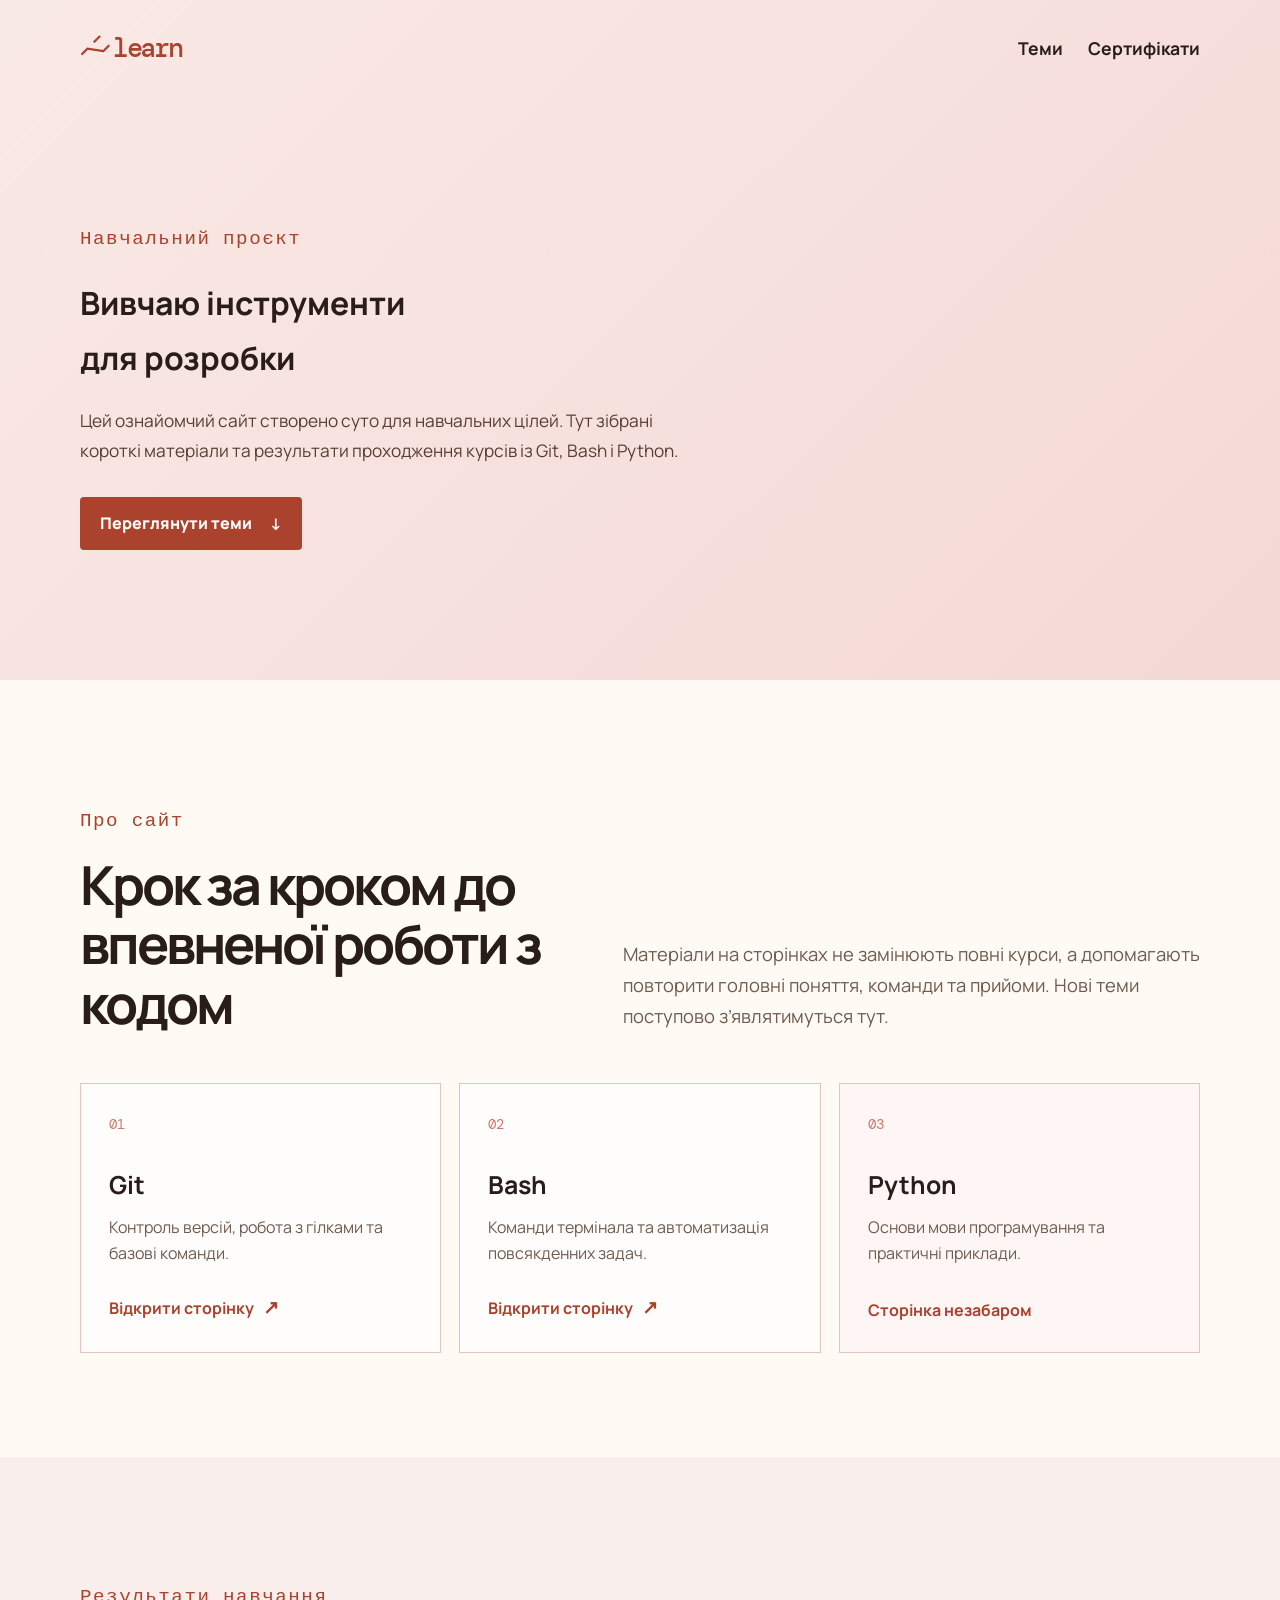
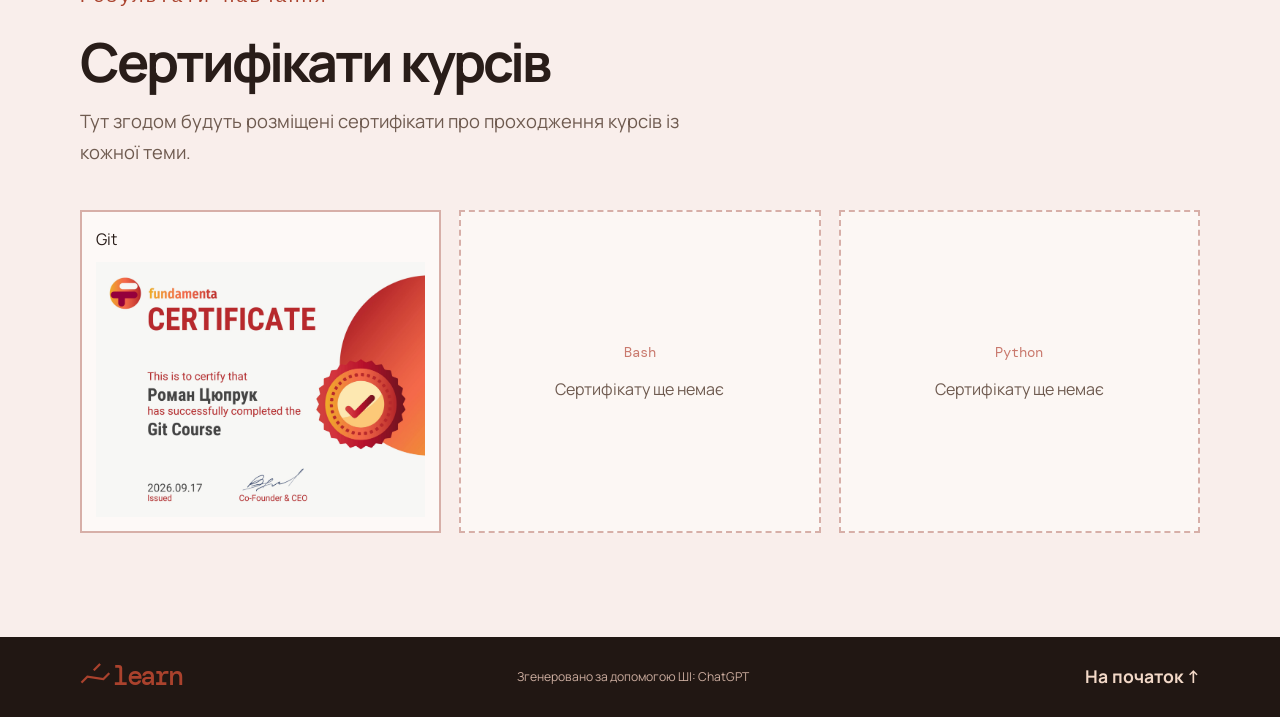
<file: index.html>
<!doctype html>
<html lang="uk">
  <head>
    <meta charset="UTF-8" />
    <meta name="viewport" content="width=device-width, initial-scale=1.0" />
    <meta
      name="description"
      content="Навчальний сайт для знайомства з Git, Bash і Python."
    />
    <title>Навчальний проєкт</title>
    <link rel="preconnect" href="https://fonts.googleapis.com" />
    <link rel="preconnect" href="https://fonts.gstatic.com" crossorigin />
    <link
      href="https://fonts.googleapis.com/css2?family=DM+Mono:wght@400;500&family=Manrope:wght@400;500;600;700;800&display=swap"
      rel="stylesheet"
    />
    <link rel="stylesheet" href="styles.css" />
  </head>
  <body>
    <header class="home-hero" id="top">
      <nav class="nav container" aria-label="Основна навігація">
        <a class="brand" href="index.html"
          ><span class="branch-mark" aria-hidden="true">⌥</span>learn</a
        >
        <div class="nav-links">
          <a href="#topics">Теми</a>
          <a href="#certificates">Сертифікати</a>
        </div>
      </nav>
      <div class="container home-hero-content">
        <p class="eyebrow">Навчальний проєкт</p>
        <h1>Вивчаю інструменти<br />для розробки</h1>
        <p class="lead">
          Цей ознайомчий сайт створено суто для навчальних цілей. Тут зібрані
          короткі матеріали та результати проходження курсів із Git, Bash і
          Python.
        </p>
        <a class="button" href="#topics"
          >Переглянути теми <span aria-hidden="true">↓</span></a
        >
      </div>
    </header>
    <main>
      <section class="section container" id="topics">
        <div class="home-intro">
          <div>
            <p class="eyebrow">Про сайт</p>
            <h2>Крок за кроком до впевненої роботи з кодом</h2>
          </div>
          <p>
            Матеріали на сторінках не замінюють повні курси, а допомагають
            повторити головні поняття, команди та прийоми. Нові теми поступово
            з’являтимуться тут.
          </p>
        </div>
        <div class="topic-grid">
          <a class="topic-card available" href="git_page.html"
            ><span>01</span>
            <h3>Git</h3>
            <p>Контроль версій, робота з гілками та базові команди.</p>
            <strong>Відкрити сторінку <em>↗</em></strong></a
          >
          <a class="topic-card available" href="bash_page.html">
            <span>02</span>
            <h3>Bash</h3>
            <p>Команди термінала та автоматизація повсякденних задач.</p>
            <strong>Відкрити сторінку <em>↗</em></strong>
          </a>
          <article class="topic-card pending">
            <span>03</span>
            <h3>Python</h3>
            <p>Основи мови програмування та практичні приклади.</p>
            <strong>Сторінка незабаром</strong>
          </article>
        </div>
      </section>
      <section class="section certificates" id="certificates">
        <div class="container">
          <p class="eyebrow">Результати навчання</p>
          <h2>Сертифікати курсів</h2>
          <p class="certificate-lead">
            Тут згодом будуть розміщені сертифікати про проходження курсів із
            кожної теми.
          </p>
          <div class="certificate-grid">
            <article class="certificate-card certificate-ready">
              <span>Git</span>
              <img
                class="certificate-image"
                src="assets/git-certificate.png"
                alt="Сертифікат про проходження курсу Git"
              />
            </article>
            <article class="certificate-placeholder">
              <span>Bash</span>
              <p>Сертифікату ще немає</p>
            </article>
            <article class="certificate-placeholder">
              <span>Python</span>
              <p>Сертифікату ще немає</p>
            </article>
          </div>
        </div>
      </section>
    </main>
    <footer>
      <div class="container">
        <span class="brand"
          ><span class="branch-mark" aria-hidden="true">⌥</span>learn</span
        ><span>Згенеровано за допомогою ШІ: ChatGPT</span
        ><a href="#top">На початок ↑</a>
      </div>
    </footer>
  </body>
</html>
</file>
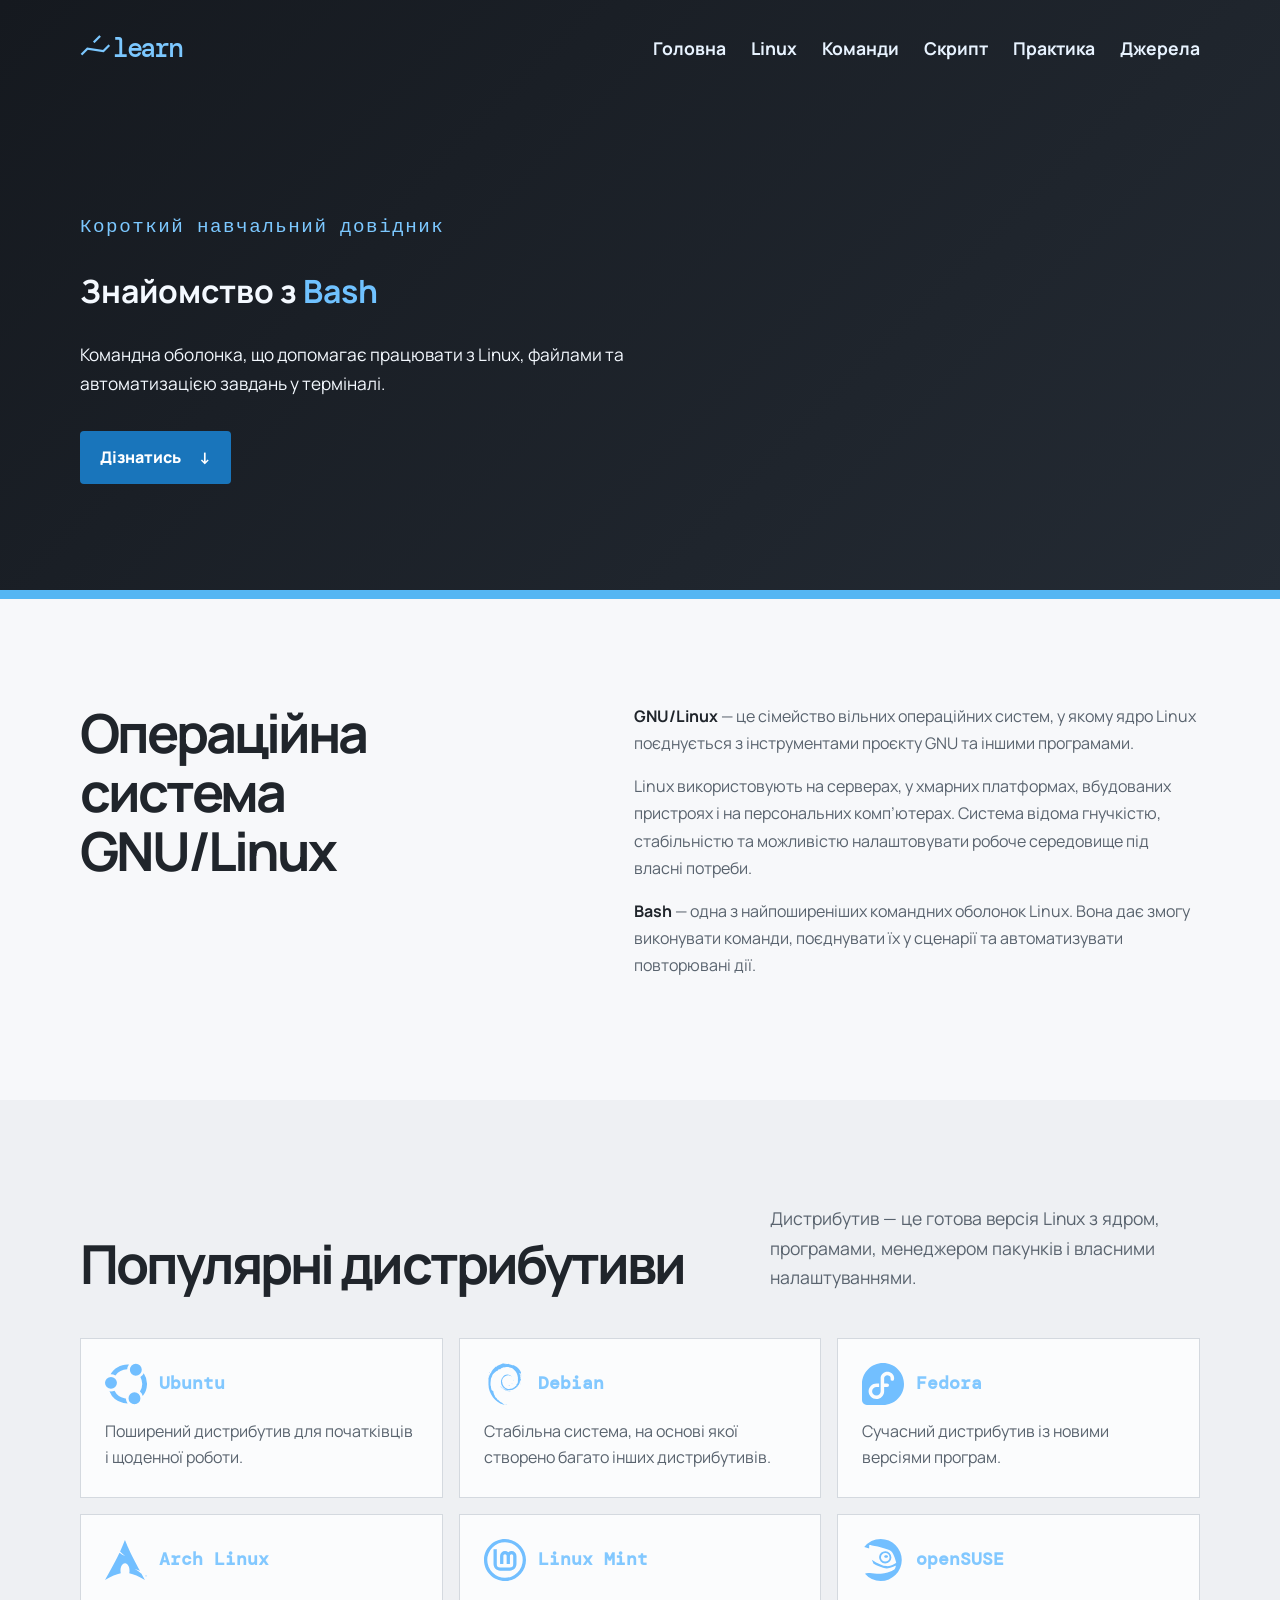
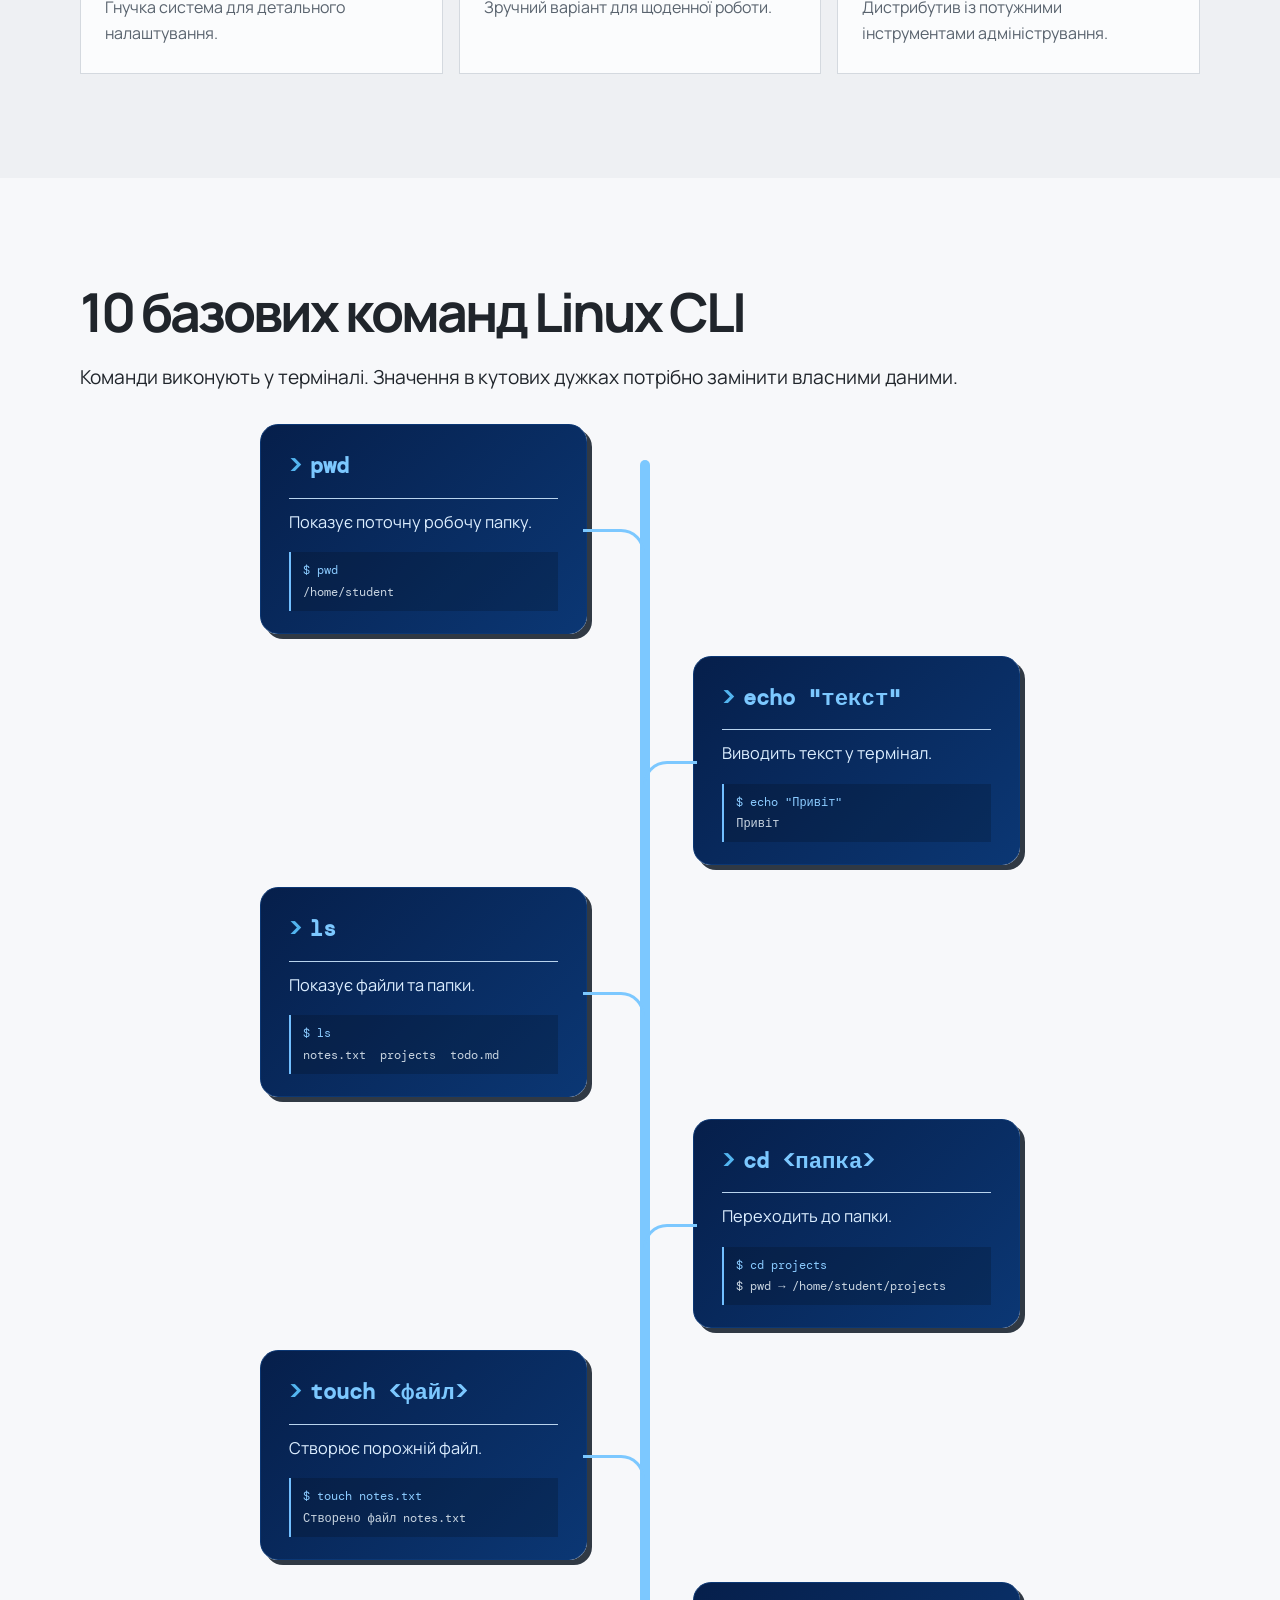
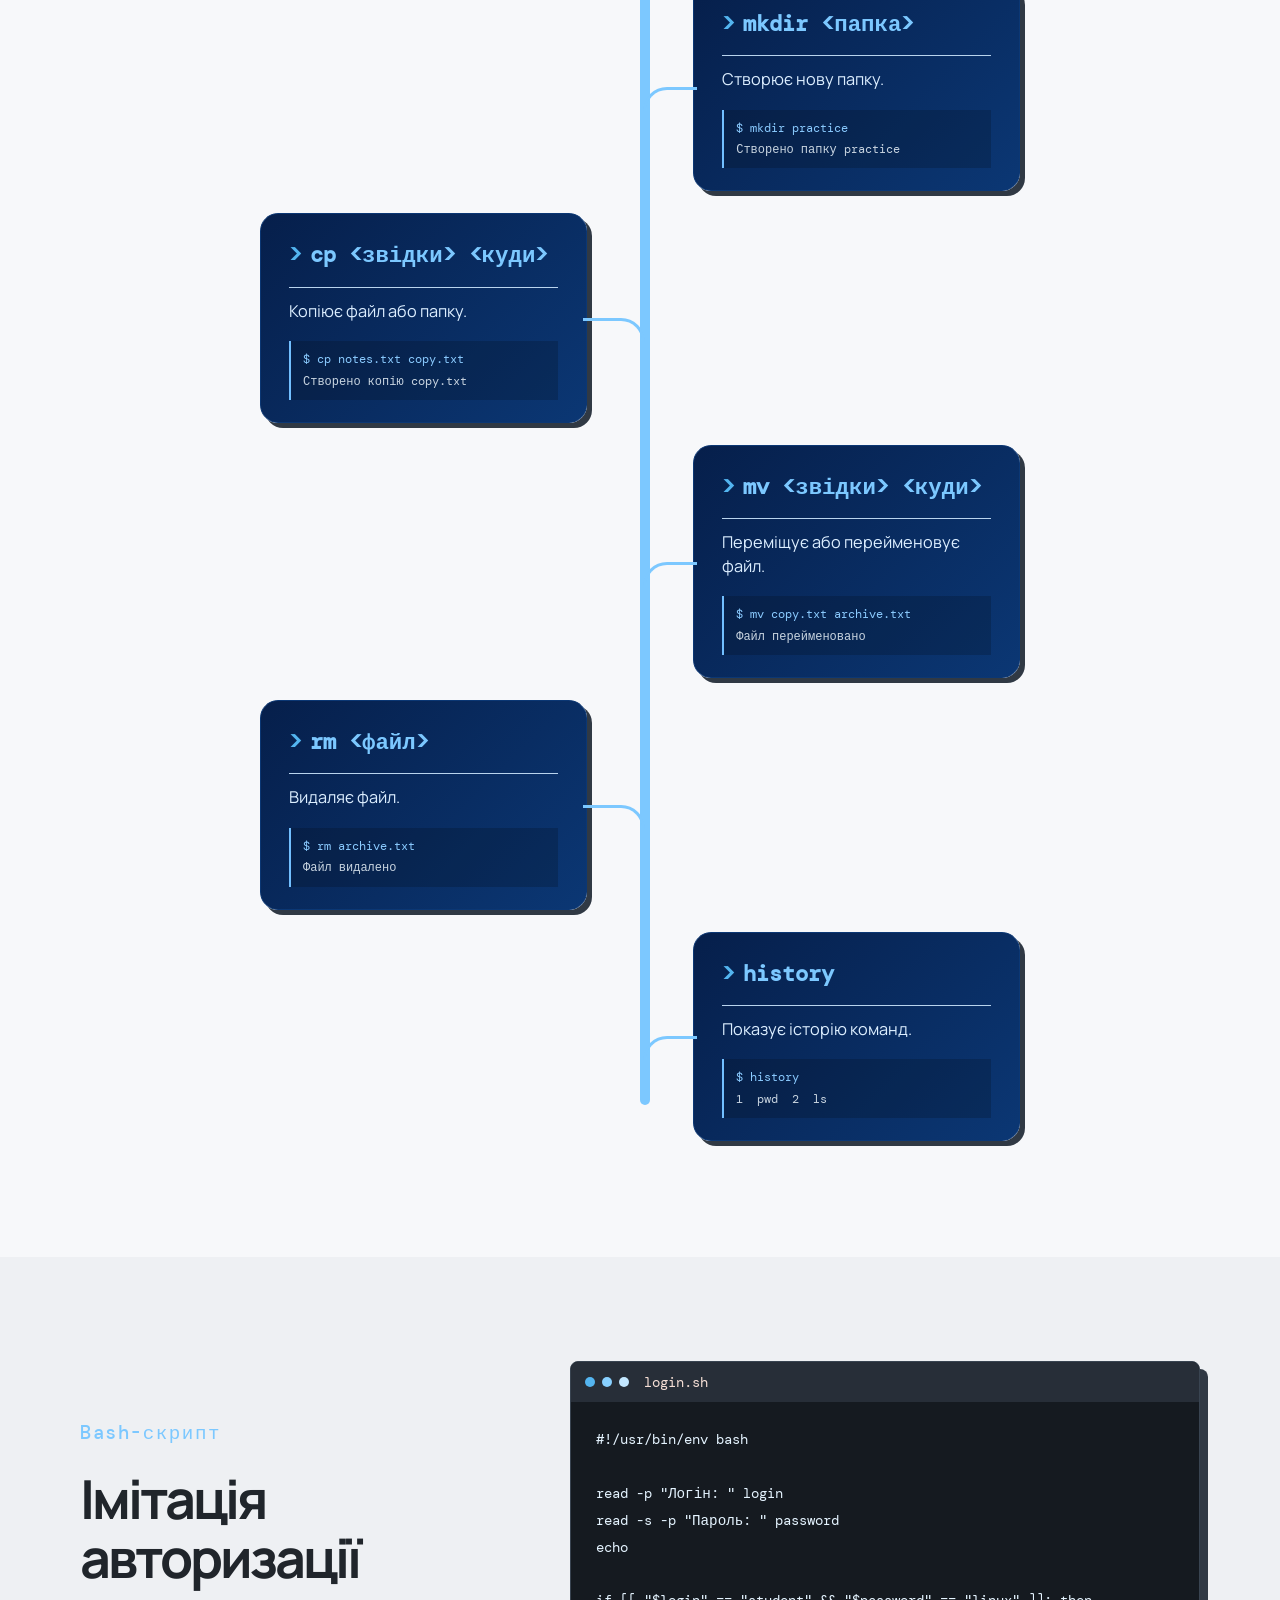
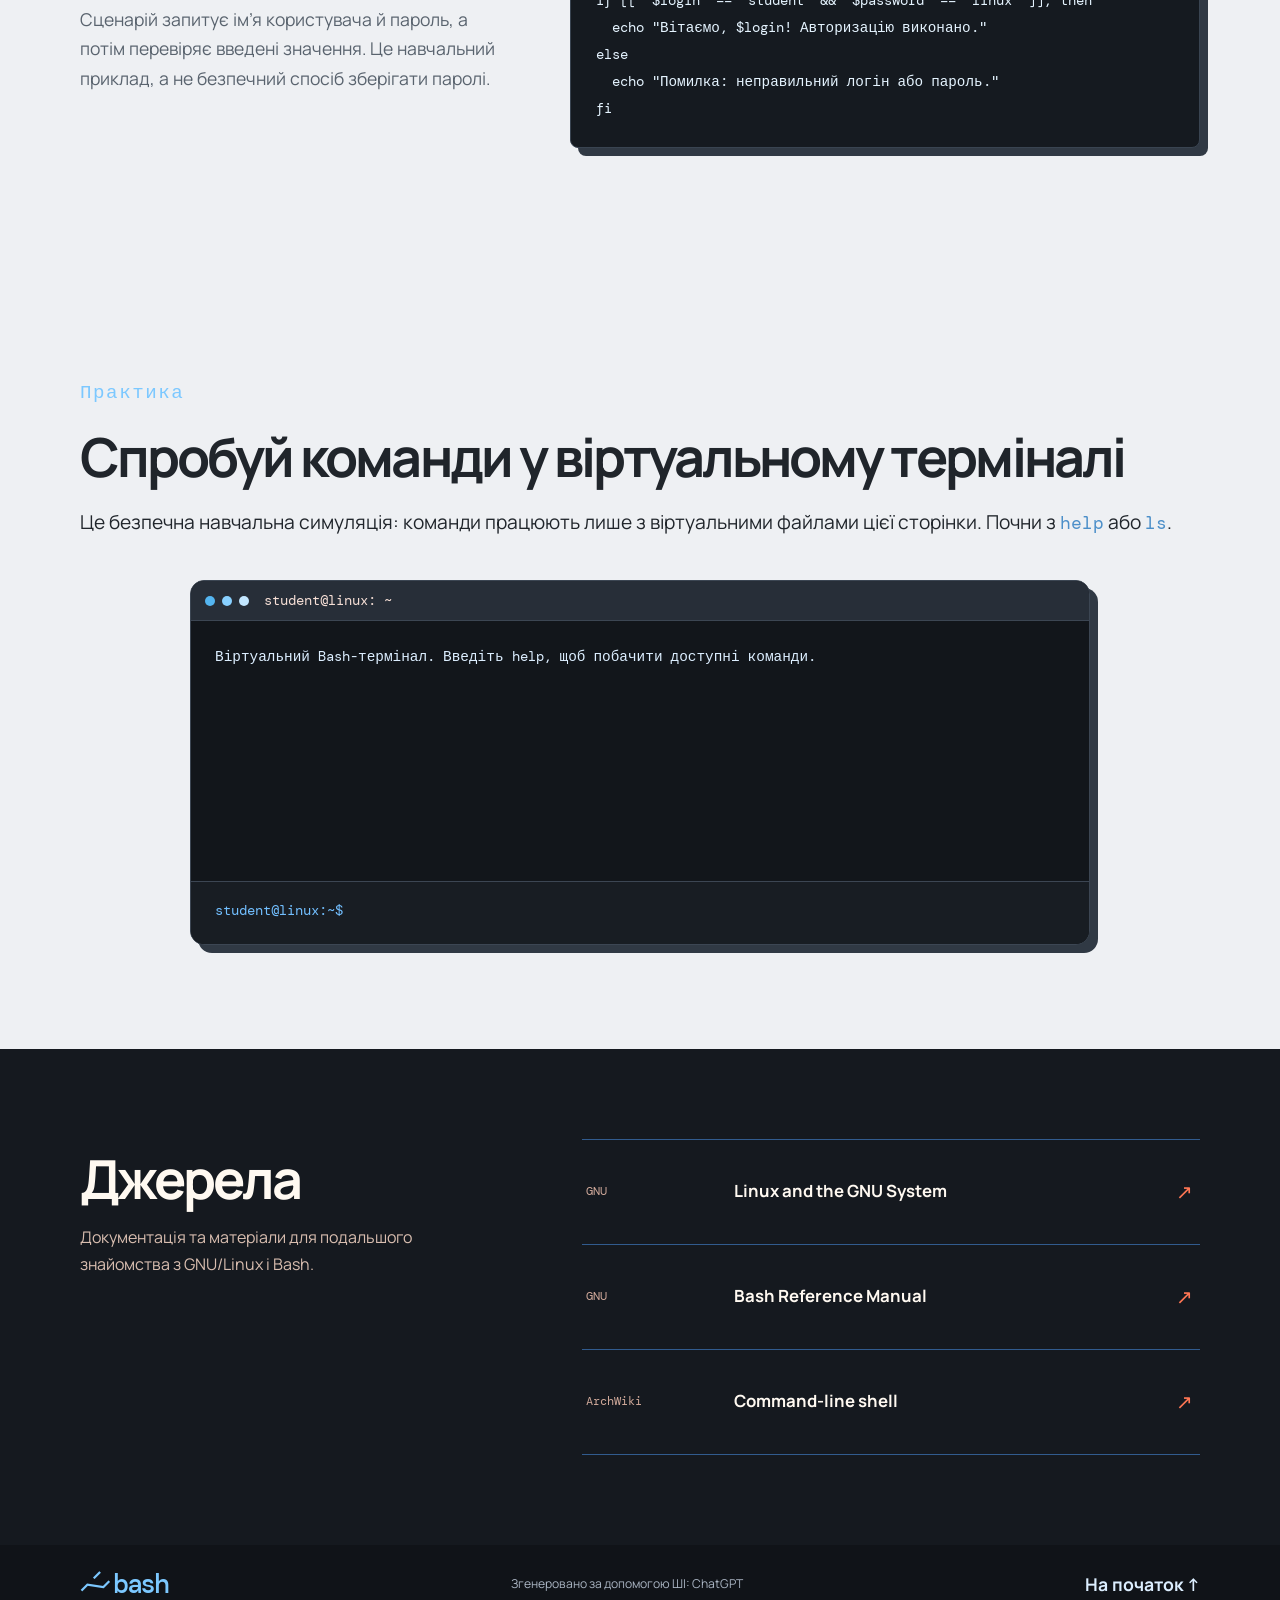
<file: bash_page.html>
<!doctype html>
<html lang="uk">
  <head>
    <meta charset="UTF-8" />
    <meta name="viewport" content="width=device-width, initial-scale=1.0" />
    <meta
      name="description"
      content="Ознайомлення з GNU/Linux, Bash та базовими командами Linux CLI."
    />
    <title>Знайомство з Bash і Linux</title>
    <link rel="preconnect" href="https://fonts.googleapis.com" />
    <link rel="preconnect" href="https://fonts.gstatic.com" crossorigin />
    <link
      href="https://fonts.googleapis.com/css2?family=DM+Mono:wght@400;500&family=Manrope:wght@400;500;600;700;800&display=swap"
      rel="stylesheet"
    />
    <link rel="stylesheet" href="styles.css" />
  </head>
  <body class="bash-theme">
    <header class="bash-hero" id="top">
      <nav class="nav container" aria-label="Основна навігація">
        <a class="brand" href="index.html" aria-label="На головну сторінку"
          ><span class="branch-mark" aria-hidden="true">⌥</span>learn</a
        >
        <div class="nav-links">
          <a href="index.html">Головна</a><a href="#linux">Linux</a
          ><a href="#commands">Команди</a><a href="#script">Скрипт</a
          ><a href="#practice">Практика</a
          ><a href="#sources">Джерела</a>
        </div>
      </nav>
      <div class="container bash-hero-content">
        <p class="eyebrow">Короткий навчальний довідник</p>
        <h1>Знайомство з <span>Bash</span></h1>
        <p class="lead">
          Командна оболонка, що допомагає працювати з Linux, файлами та
          автоматизацією завдань у терміналі.
        </p>
        <a class="button" href="#linux"
          >Дізнатись <span aria-hidden="true">↓</span></a
        >
      </div>
      <div class="hero-line" aria-hidden="true"></div>
    </header>
    <main>
      <section class="section container" id="linux">
        <div class="two-column">
          <div><h2>Операційна система GNU/Linux</h2></div>
          <div class="prose">
            <p>
              <strong>GNU/Linux</strong> — це сімейство вільних операційних
              систем, у якому ядро Linux поєднується з інструментами проєкту GNU
              та іншими програмами.
            </p>
            <p>
              Linux використовують на серверах, у хмарних платформах, вбудованих
              пристроях і на персональних комп’ютерах. Система відома гнучкістю,
              стабільністю та можливістю налаштовувати робоче середовище під
              власні потреби.
            </p>
            <p>
              <strong>Bash</strong> — одна з найпоширеніших командних оболонок
              Linux. Вона дає змогу виконувати команди, поєднувати їх у сценарії
              та автоматизувати повторювані дії.
            </p>
          </div>
        </div>
      </section>
      <section class="section tinted" id="distributions">
        <div class="container">
          <div class="section-heading">
            <h2>Популярні дистрибутиви</h2>
            <p>
              Дистрибутив — це готова версія Linux з ядром, програмами,
              менеджером пакунків і власними налаштуваннями.
            </p>
          </div>
          <div class="distro-grid">
            <article>
              <div class="distro-card-header">
                <img class="distro-logo" src="assets/distro-logos/ubuntu.svg" alt="" />
                <b>Ubuntu</b>
              </div>
              <p>Поширений дистрибутив для початківців і щоденної роботи.</p>
            </article>
            <article>
              <div class="distro-card-header">
                <img class="distro-logo" src="assets/distro-logos/debian.svg" alt="" />
                <b>Debian</b>
              </div>
              <p>
                Стабільна система, на основі якої створено багато інших
                дистрибутивів.
              </p>
            </article>
            <article>
              <div class="distro-card-header">
                <img class="distro-logo" src="assets/distro-logos/fedora.svg" alt="" />
                <b>Fedora</b>
              </div>
              <p>Сучасний дистрибутив із новими версіями програм.</p>
            </article>
            <article>
              <div class="distro-card-header">
                <img class="distro-logo" src="assets/distro-logos/archlinux.svg" alt="" />
                <b>Arch Linux</b>
              </div>
              <p>Гнучка система для детального налаштування.</p>
            </article>
            <article>
              <div class="distro-card-header">
                <img class="distro-logo" src="assets/distro-logos/linuxmint.svg" alt="" />
                <b>Linux Mint</b>
              </div>
              <p>Зручний варіант для щоденної роботи.</p>
            </article>
            <article>
              <div class="distro-card-header">
                <img class="distro-logo" src="assets/distro-logos/opensuse.svg" alt="" />
                <b>openSUSE</b>
              </div>
              <p>Дистрибутив із потужними інструментами адміністрування.</p>
            </article>
          </div>
        </div>
      </section>
      <section class="section container" id="commands">
        <div class="section-heading-narrow">
          <h2>10 базових команд Linux CLI</h2>
          <p>
            Команди виконують у терміналі. Значення в кутових дужках потрібно
            замінити власними даними.
          </p>
        </div>
        <div class="cli-grid">
          <article>
            <code>pwd</code>
            <p>Показує поточну робочу папку.</p>
            <div class="command-example"><span>$ pwd</span><span>/home/student</span></div>
          </article>
          <article>
            <code>echo "текст"</code>
            <p>Виводить текст у термінал.</p>
            <div class="command-example"><span>$ echo "Привіт"</span><span>Привіт</span></div>
          </article>
          <article>
            <code>ls</code>
            <p>Показує файли та папки.</p>
            <div class="command-example"><span>$ ls</span><span>notes.txt&nbsp; projects&nbsp; todo.md</span></div>
          </article>
          <article>
            <code>cd &lt;папка&gt;</code>
            <p>Переходить до папки.</p>
            <div class="command-example"><span>$ cd projects</span><span>$ pwd → /home/student/projects</span></div>
          </article>
          <article>
            <code>touch &lt;файл&gt;</code>
            <p>Створює порожній файл.</p>
            <div class="command-example"><span>$ touch notes.txt</span><span>Створено файл notes.txt</span></div>
          </article>
          <article>
            <code>mkdir &lt;папка&gt;</code>
            <p>Створює нову папку.</p>
            <div class="command-example"><span>$ mkdir practice</span><span>Створено папку practice</span></div>
          </article>
          <article>
            <code>cp &lt;звідки&gt; &lt;куди&gt;</code>
            <p>Копіює файл або папку.</p>
            <div class="command-example"><span>$ cp notes.txt copy.txt</span><span>Створено копію copy.txt</span></div>
          </article>
          <article>
            <code>mv &lt;звідки&gt; &lt;куди&gt;</code>
            <p>Переміщує або перейменовує файл.</p>
            <div class="command-example"><span>$ mv copy.txt archive.txt</span><span>Файл перейменовано</span></div>
          </article>
          <article>
            <code>rm &lt;файл&gt;</code>
            <p>Видаляє файл.</p>
            <div class="command-example"><span>$ rm archive.txt</span><span>Файл видалено</span></div>
          </article>
          <article>
            <code>history</code>
            <p>Показує історію команд.</p>
            <div class="command-example"><span>$ history</span><span>1&nbsp; pwd&nbsp; 2&nbsp; ls</span></div>
          </article>
        </div>
      </section>
      <section class="section script-section" id="script">
        <div class="container script-layout">
          <div>
            <p class="eyebrow">Bash-скрипт</p>
            <h2>Імітація авторизації</h2>
            <p>
              Сценарій запитує ім’я користувача й пароль, а потім перевіряє
              введені значення. Це навчальний приклад, а не безпечний спосіб
              зберігати паролі.
            </p>
          </div>
          <div class="terminal-window">
            <div class="terminal-bar">
              <span></span><span></span><span></span><b>login.sh</b>
            </div>
            <pre><code>#!/usr/bin/env bash

read -p "Логін: " login
read -s -p "Пароль: " password
echo

if [[ "$login" == "student" &amp;&amp; "$password" == "linux" ]]; then
  echo "Вітаємо, $login! Авторизацію виконано."
else
  echo "Помилка: неправильний логін або пароль."
fi</code></pre>
          </div>
        </div>
      </section>
      <section class="section interactive-terminal-section" id="practice">
        <div class="container">
          <div class="section-heading-narrow">
            <p class="eyebrow">Практика</p>
            <h2>Спробуй команди у віртуальному терміналі</h2>
            <p>
              Це безпечна навчальна симуляція: команди працюють лише з
              віртуальними файлами цієї сторінки. Почни з <code>help</code> або <code>ls</code>.
            </p>
          </div>
          <div class="interactive-terminal" aria-label="Навчальний Bash-термінал">
            <div class="terminal-bar">
              <span></span><span></span><span></span><b>student@linux: ~</b>
            </div>
            <div class="terminal-output" id="terminal-output" aria-live="polite"></div>
            <form class="terminal-input-row" id="terminal-form">
              <label for="terminal-input" id="terminal-prompt">student@linux:~$</label>
              <input id="terminal-input" type="text" autocomplete="off" spellcheck="false" aria-label="Введіть команду Bash" />
            </form>
          </div>
        </div>
      </section>
      <section class="sources" id="sources">
        <div class="container sources-inner">
          <div>
            <h2>Джерела</h2>
            <p>
              Документація та матеріали для подальшого знайомства з GNU/Linux і
              Bash.
            </p>
          </div>
          <ol class="source-list">
            <li>
              <a
                href="https://www.gnu.org/gnu/linux-and-gnu.html"
                target="_blank"
                rel="noreferrer"
                ><span>GNU</span><strong>Linux and the GNU System</strong
                ><em>↗</em></a
              >
            </li>
            <li>
              <a
                href="https://www.gnu.org/software/bash/manual/"
                target="_blank"
                rel="noreferrer"
                ><span>GNU</span><strong>Bash Reference Manual</strong
                ><em>↗</em></a
              >
            </li>
            <li>
              <a
                href="https://wiki.archlinux.org/title/Command-line_shell"
                target="_blank"
                rel="noreferrer"
                ><span>ArchWiki</span><strong>Command-line shell</strong
                ><em>↗</em></a
              >
            </li>
          </ol>
        </div>
      </section>
    </main>
    <footer>
      <div class="container">
        <span class="brand"
          ><span class="branch-mark" aria-hidden="true">⌥</span>bash</span
        ><span>Згенеровано за допомогою ШІ: ChatGPT</span
        ><a href="#top">На початок ↑</a>
      </div>
    </footer>
    <script src="bash_page.js"></script>
  </body>
</html>
</file>
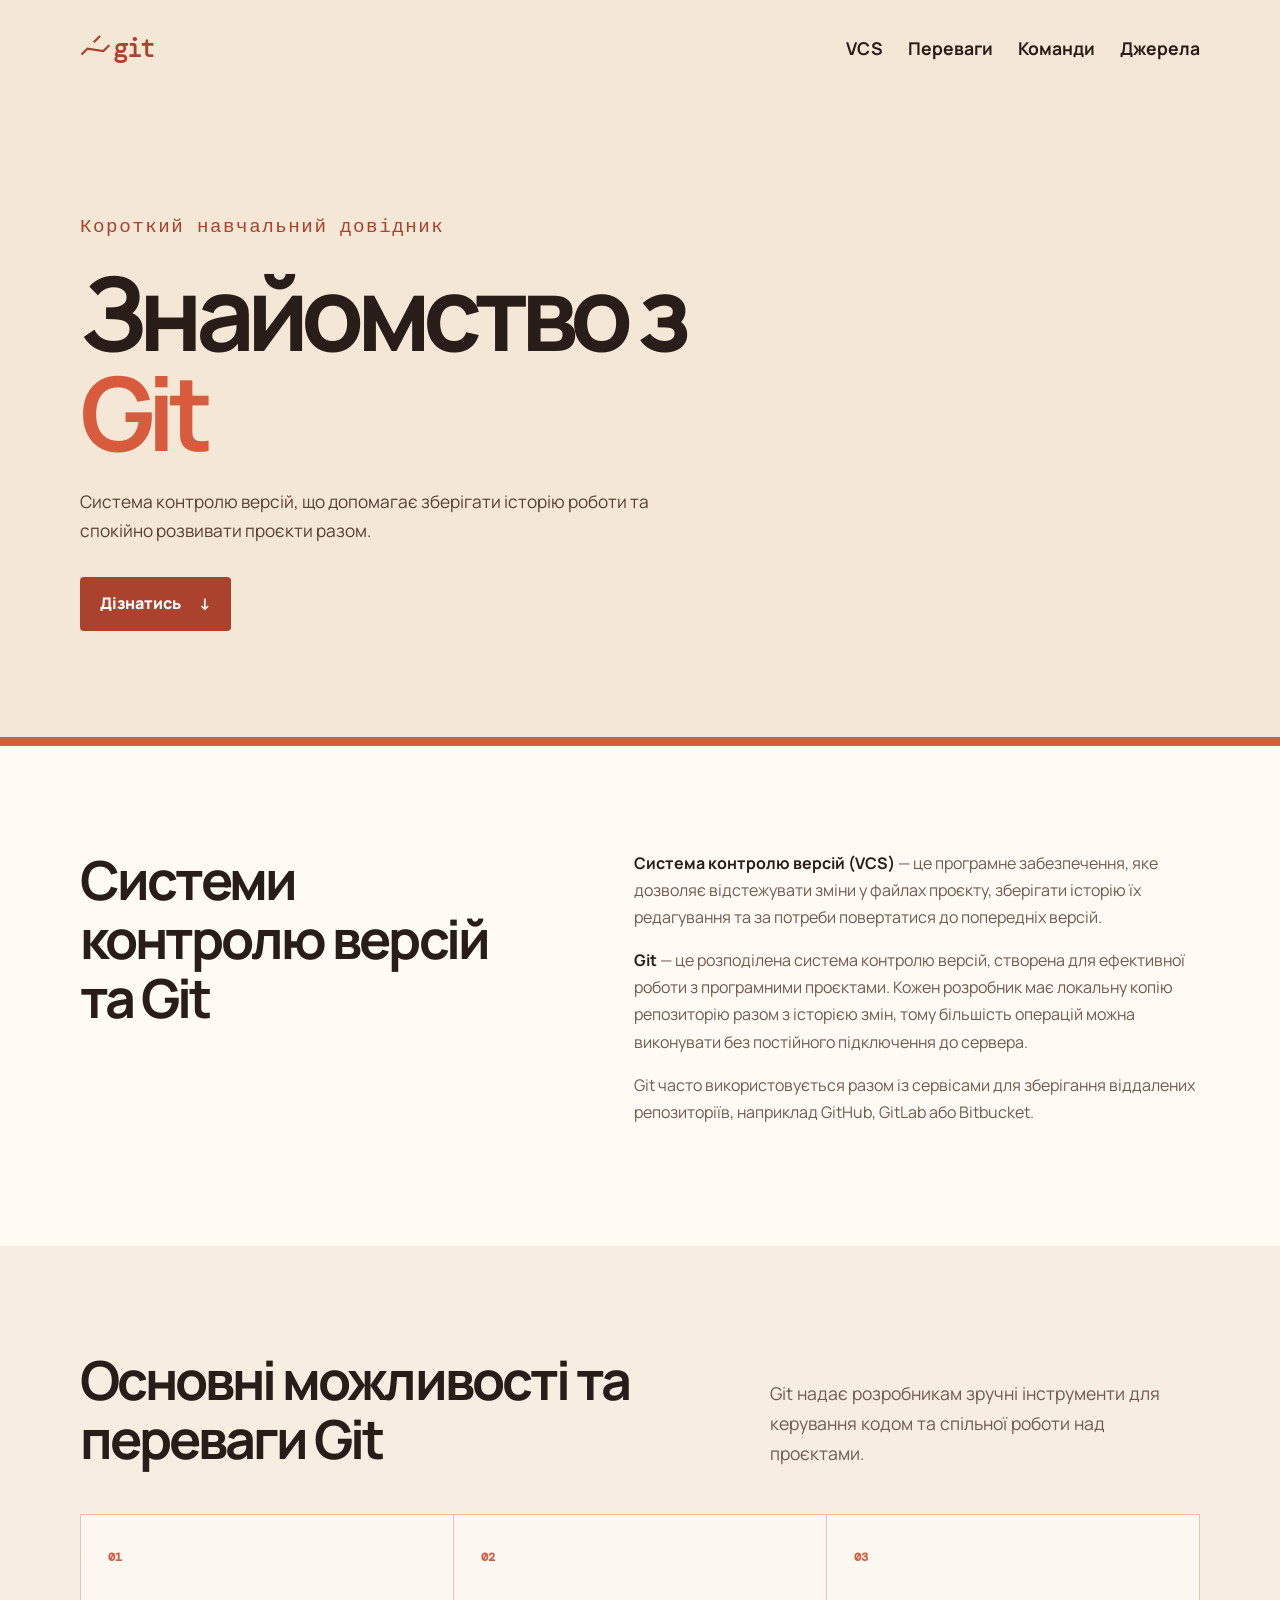
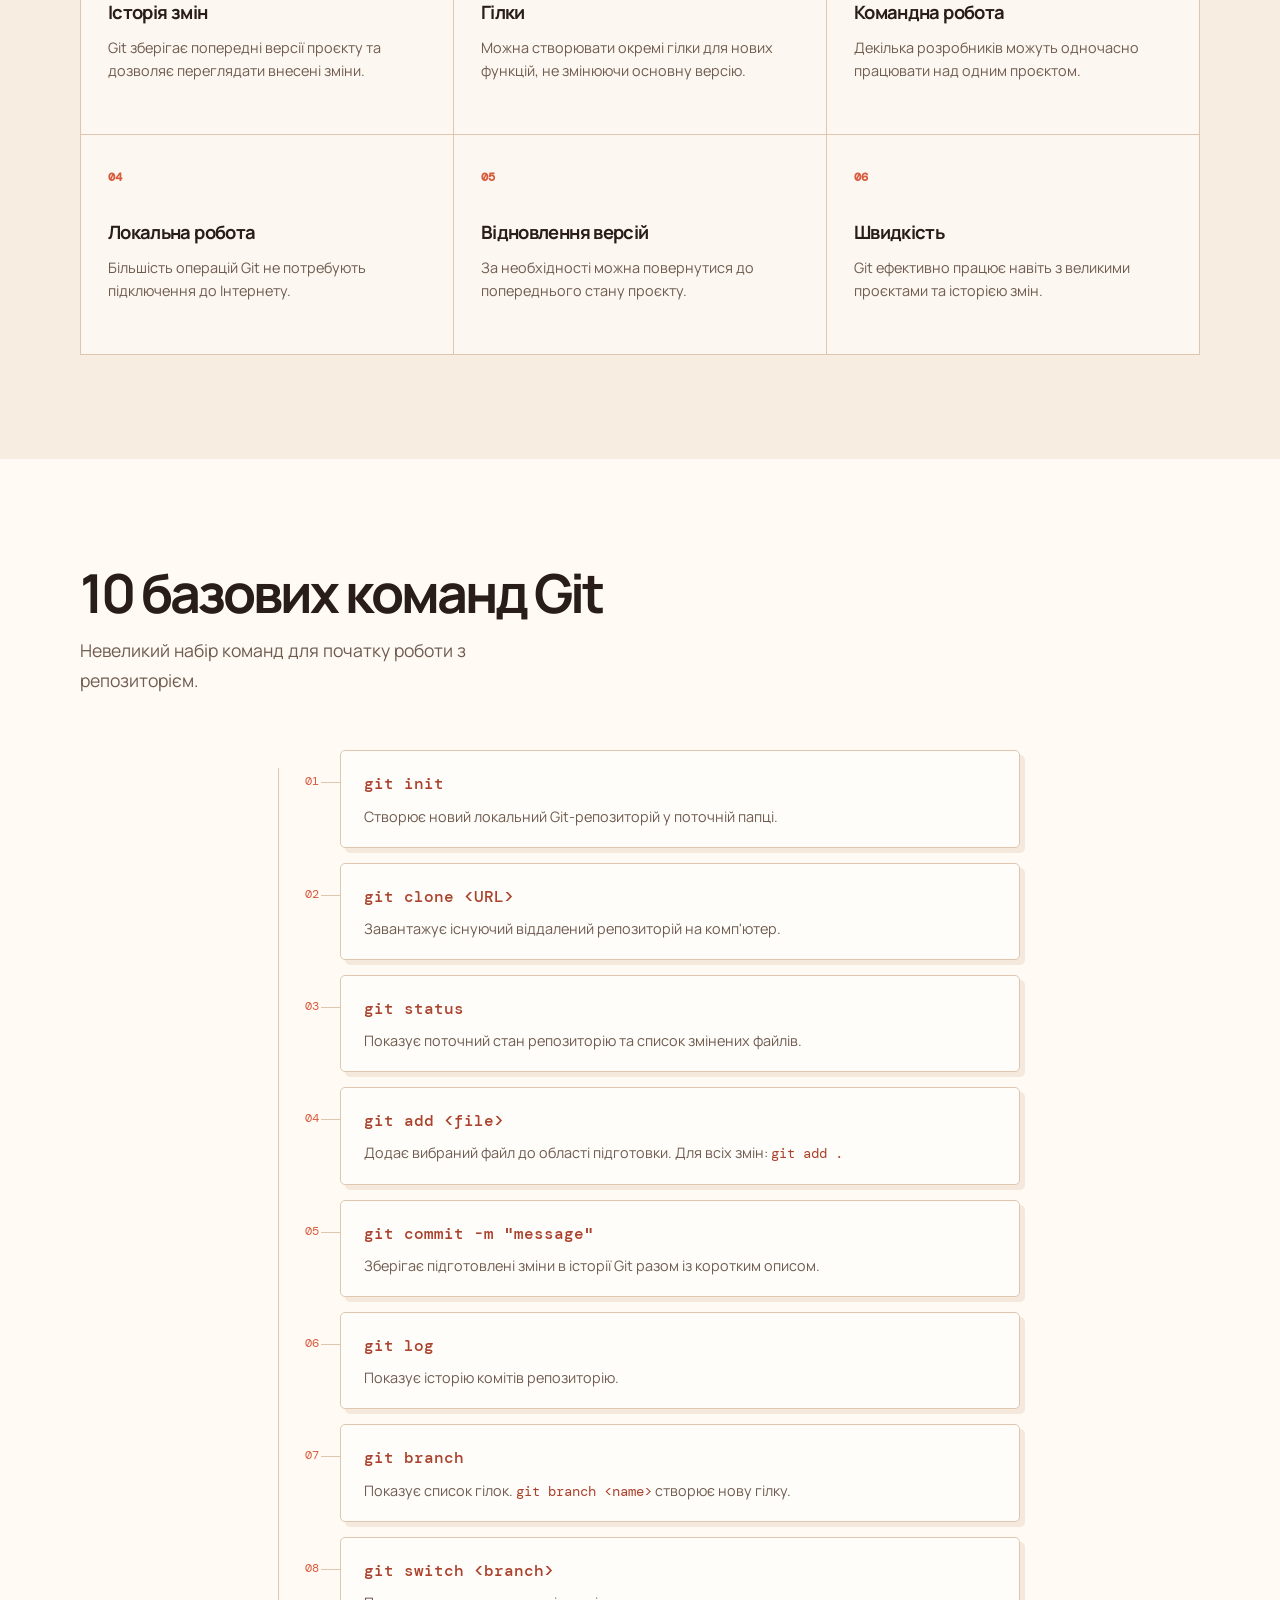
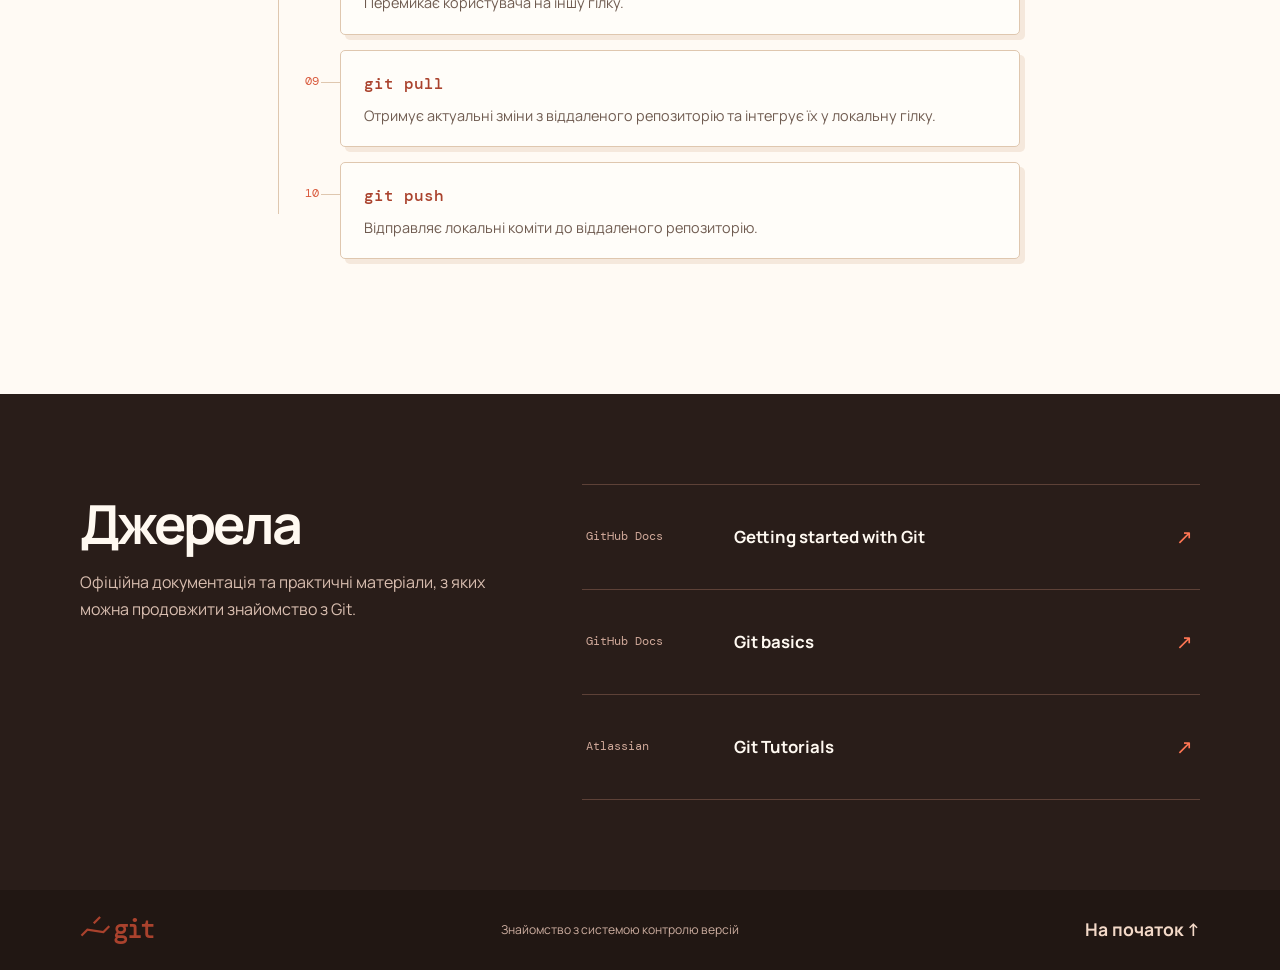
<file: git-intro.html>
<!doctype html>
<html lang="uk">
  <head>
    <meta charset="UTF-8" />
    <meta name="viewport" content="width=device-width, initial-scale=1.0" />
    <meta name="description" content="Коротке знайомство з Git: контроль версій, можливості та базові команди." />
    <title>Знайомство з Git</title>
    <link rel="preconnect" href="https://fonts.googleapis.com" />
    <link rel="preconnect" href="https://fonts.gstatic.com" crossorigin />
    <link href="https://fonts.googleapis.com/css2?family=DM+Mono:wght@400;500&family=Manrope:wght@400;500;600;700;800&display=swap" rel="stylesheet" />
    <link rel="stylesheet" href="styles.css" />
  </head>
  <body>
    <header class="hero" id="top">
      <nav class="nav container" aria-label="Основна навігація">
        <a class="brand" href="#top" aria-label="На початок сторінки"><span class="branch-mark" aria-hidden="true">⌥</span>git</a>
        <div class="nav-links">
          <a href="#vcs">VCS</a>
          <a href="#advantages">Переваги</a>
          <a href="#commands">Команди</a>
          <a href="#sources">Джерела</a>
        </div>
      </nav>
      <div class="container hero-content">
        <p class="eyebrow">Короткий навчальний довідник</p>
        <h1>Знайомство з <span>Git</span></h1>
        <p class="lead">Система контролю версій, що допомагає зберігати історію роботи та спокійно розвивати проєкти разом.</p>
        <a class="button" href="#vcs">Дізнатись <span aria-hidden="true">↓</span></a>
      </div>
      <div class="hero-line" aria-hidden="true"></div>
    </header>

    <main>
      <section class="section container" id="vcs">
        <div class="two-column">
          <div><h2>Системи контролю версій та Git</h2></div>
          <div class="prose">
            <p><strong>Система контролю версій (VCS)</strong> — це програмне забезпечення, яке дозволяє відстежувати зміни у файлах проєкту, зберігати історію їх редагування та за потреби повертатися до попередніх версій.</p>
            <p><strong>Git</strong> — це розподілена система контролю версій, створена для ефективної роботи з програмними проєктами. Кожен розробник має локальну копію репозиторію разом з історією змін, тому більшість операцій можна виконувати без постійного підключення до сервера.</p>
            <p>Git часто використовується разом із сервісами для зберігання віддалених репозиторіїв, наприклад GitHub, GitLab або Bitbucket.</p>
          </div>
        </div>
      </section>

      <section class="section tinted" id="advantages">
        <div class="container">
          <div class="section-heading"><h2>Основні можливості та переваги Git</h2><p>Git надає розробникам зручні інструменти для керування кодом та спільної роботи над проєктами.</p></div>
          <div class="benefits">
            <article><b>01</b><h3>Історія змін</h3><p>Git зберігає попередні версії проєкту та дозволяє переглядати внесені зміни.</p></article>
            <article><b>02</b><h3>Гілки</h3><p>Можна створювати окремі гілки для нових функцій, не змінюючи основну версію.</p></article>
            <article><b>03</b><h3>Командна робота</h3><p>Декілька розробників можуть одночасно працювати над одним проєктом.</p></article>
            <article><b>04</b><h3>Локальна робота</h3><p>Більшість операцій Git не потребують підключення до Інтернету.</p></article>
            <article><b>05</b><h3>Відновлення версій</h3><p>За необхідності можна повернутися до попереднього стану проєкту.</p></article>
            <article><b>06</b><h3>Швидкість</h3><p>Git ефективно працює навіть з великими проєктами та історією змін.</p></article>
          </div>
        </div>
      </section>

      <section class="section commands-section container" id="commands">
        <div class="section-heading narrow"><h2>10 базових команд Git</h2><p>Невеликий набір команд для початку роботи з репозиторієм.</p></div>
        <ol class="command-tree">
          <li><code>git init</code><p>Створює новий локальний Git-репозиторій у поточній папці.</p></li>
          <li><code>git clone &lt;URL&gt;</code><p>Завантажує існуючий віддалений репозиторій на комп'ютер.</p></li>
          <li><code>git status</code><p>Показує поточний стан репозиторію та список змінених файлів.</p></li>
          <li><code>git add &lt;file&gt;</code><p>Додає вибраний файл до області підготовки. Для всіх змін: <code>git add .</code></p></li>
          <li><code>git commit -m "message"</code><p>Зберігає підготовлені зміни в історії Git разом із коротким описом.</p></li>
          <li><code>git log</code><p>Показує історію комітів репозиторію.</p></li>
          <li><code>git branch</code><p>Показує список гілок. <code>git branch &lt;name&gt;</code> створює нову гілку.</p></li>
          <li><code>git switch &lt;branch&gt;</code><p>Перемикає користувача на іншу гілку.</p></li>
          <li><code>git pull</code><p>Отримує актуальні зміни з віддаленого репозиторію та інтегрує їх у локальну гілку.</p></li>
          <li><code>git push</code><p>Відправляє локальні коміти до віддаленого репозиторію.</p></li>
        </ol>
      </section>

      <section class="sources" id="sources">
        <div class="container sources-inner">
          <div><h2>Джерела</h2><p>Офіційна документація та практичні матеріали, з яких можна продовжити знайомство з Git.</p></div>
          <ol class="source-list">
            <li><a href="https://docs.github.com/en/get-started/learning-to-code/getting-started-with-git" target="_blank" rel="noreferrer"><span>GitHub Docs</span><strong>Getting started with Git</strong><em>↗</em></a></li>
            <li><a href="https://docs.github.com/en/get-started/git-basics" target="_blank" rel="noreferrer"><span>GitHub Docs</span><strong>Git basics</strong><em>↗</em></a></li>
            <li><a href="https://www.atlassian.com/git/tutorials" target="_blank" rel="noreferrer"><span>Atlassian</span><strong>Git Tutorials</strong><em>↗</em></a></li>
          </ol>
        </div>
      </section>
    </main>
    <footer><div class="container"><span class="brand"><span class="branch-mark" aria-hidden="true">⌥</span>git</span><span>Знайомство з системою контролю версій</span><a href="#top">На початок ↑</a></div></footer>
  </body>
</html>
</file>
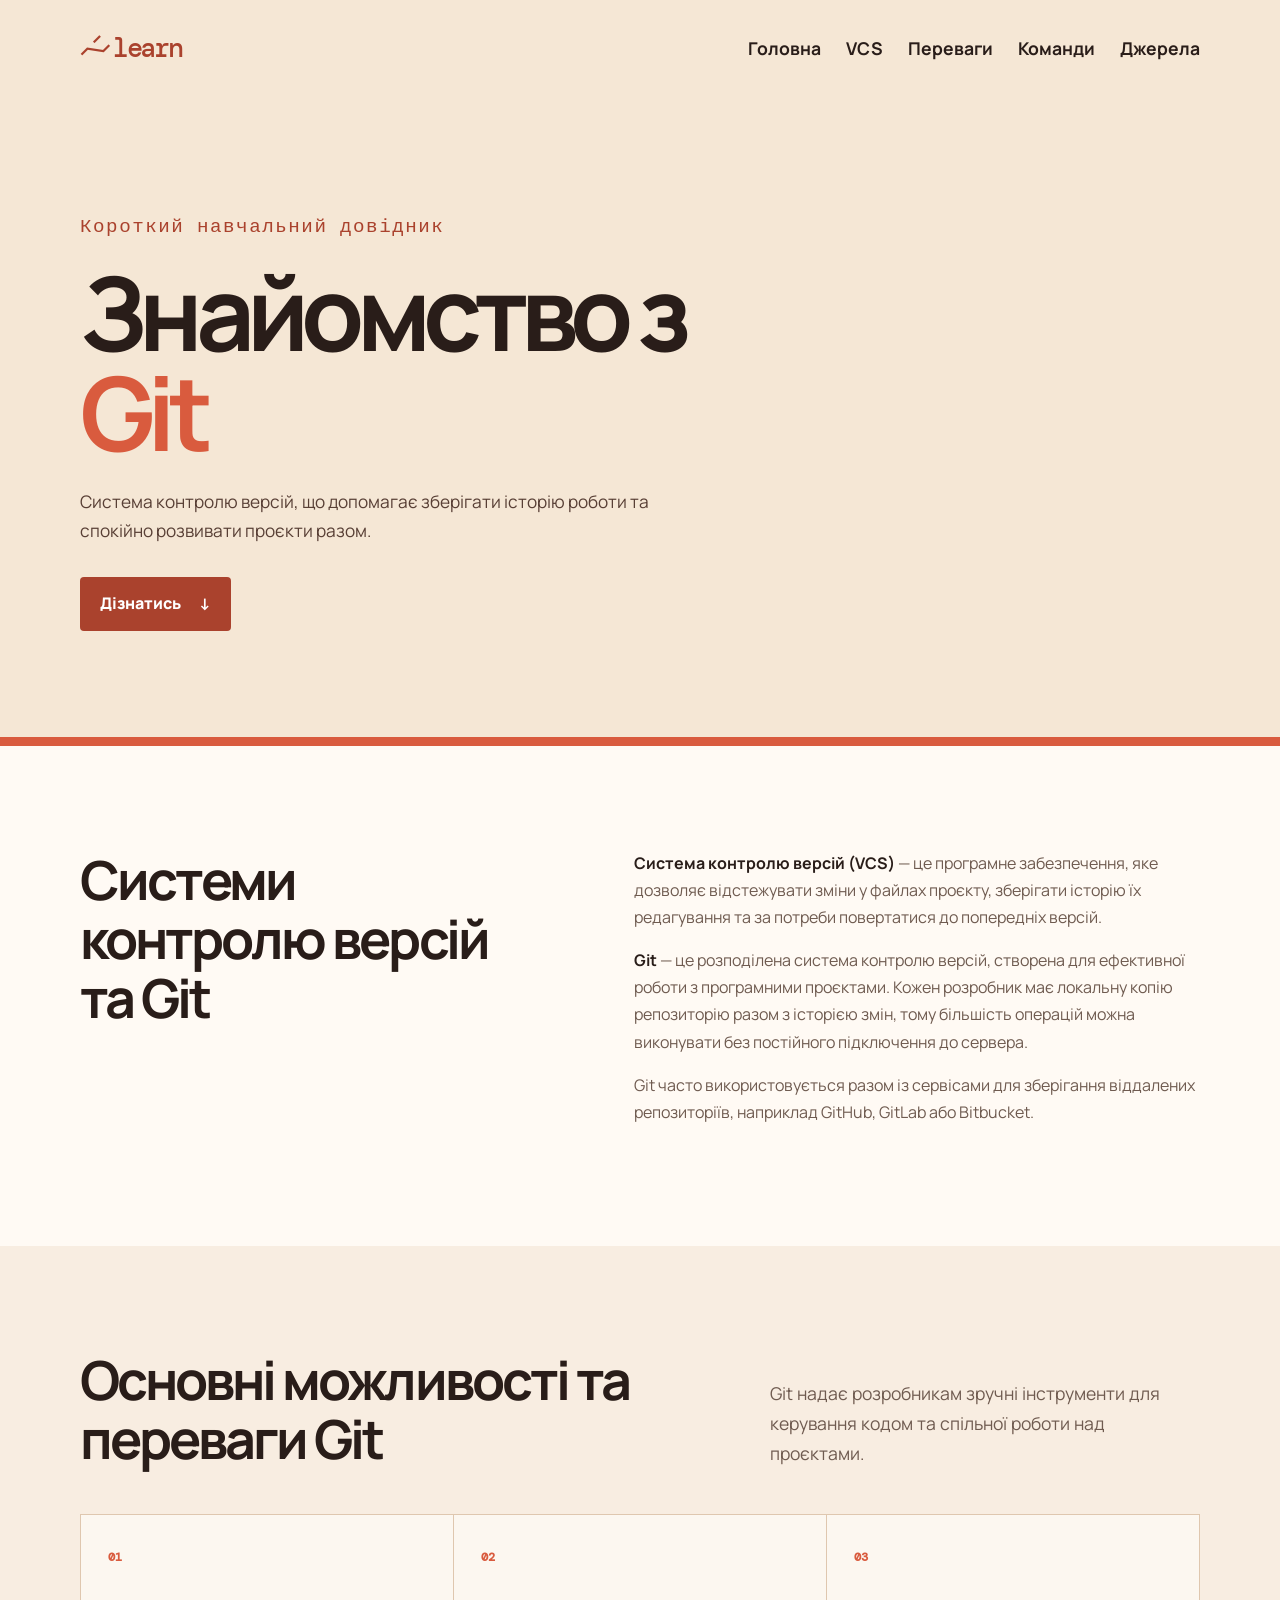
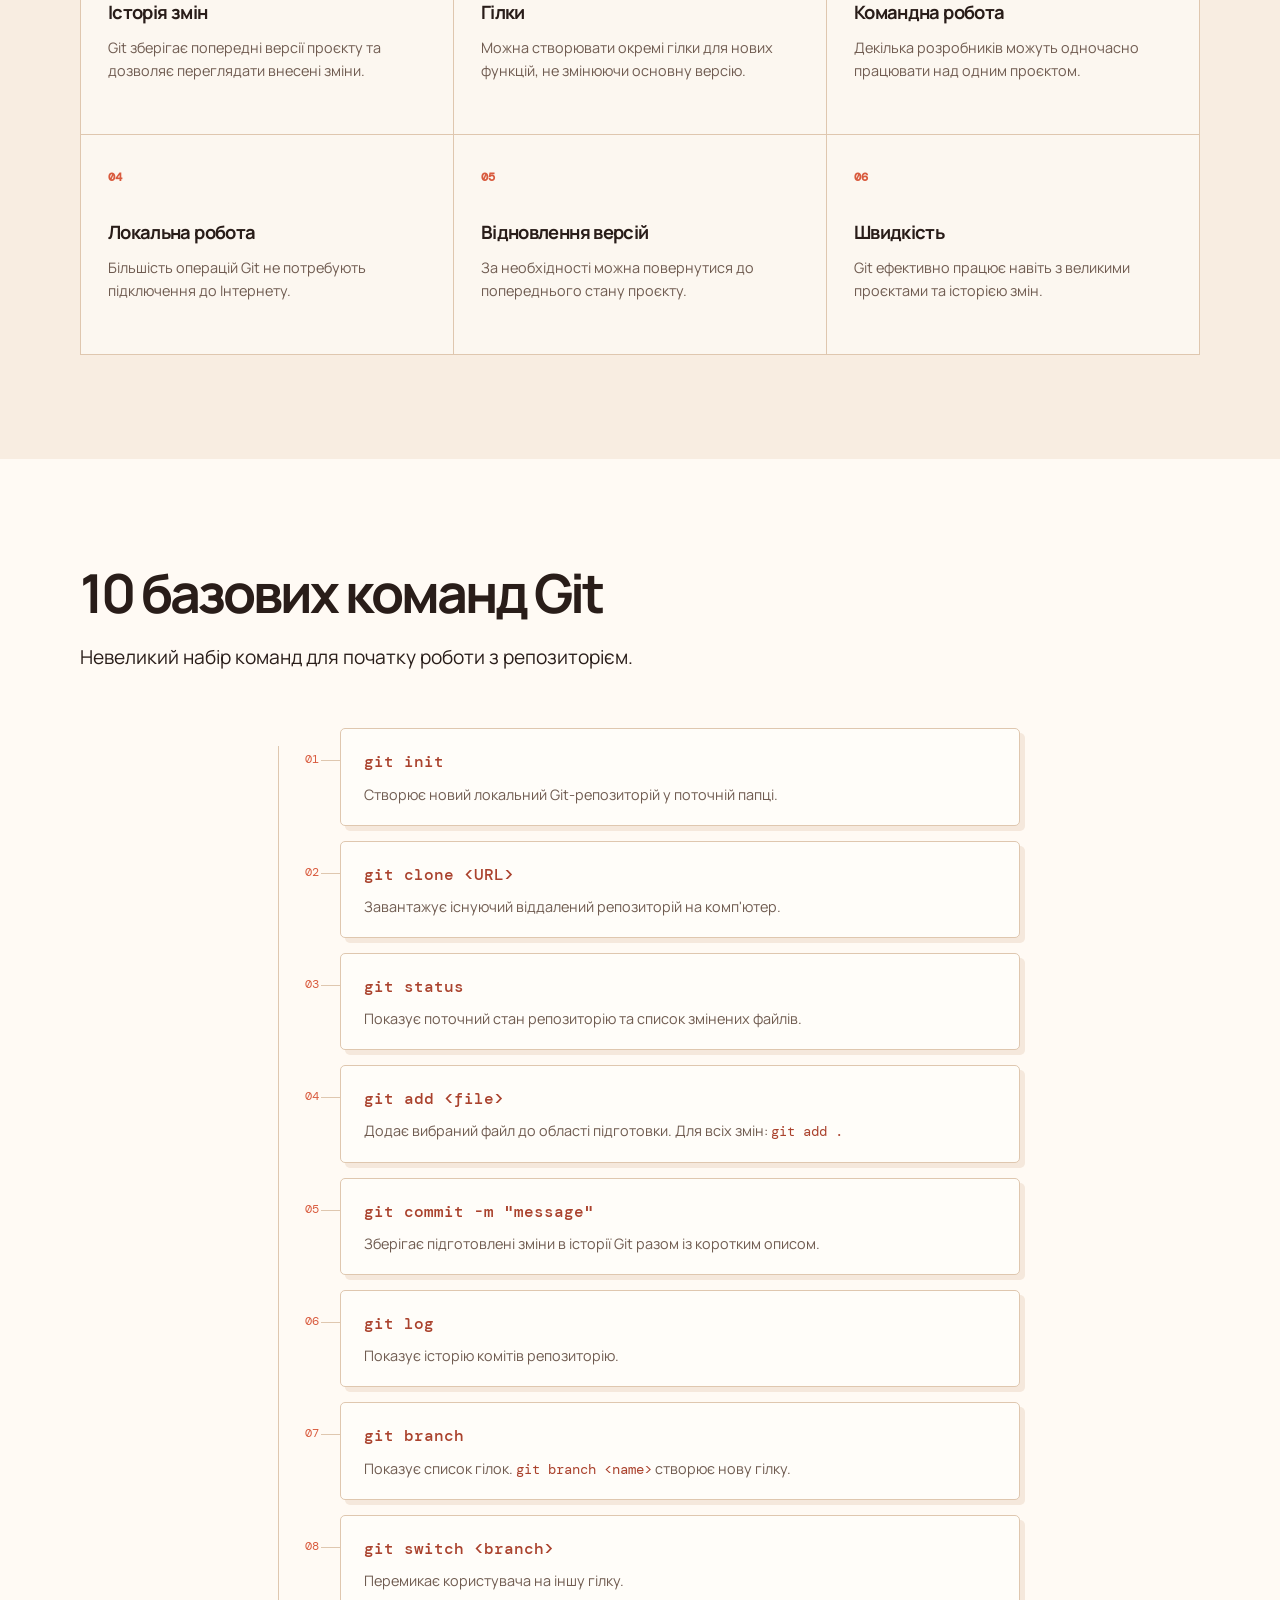
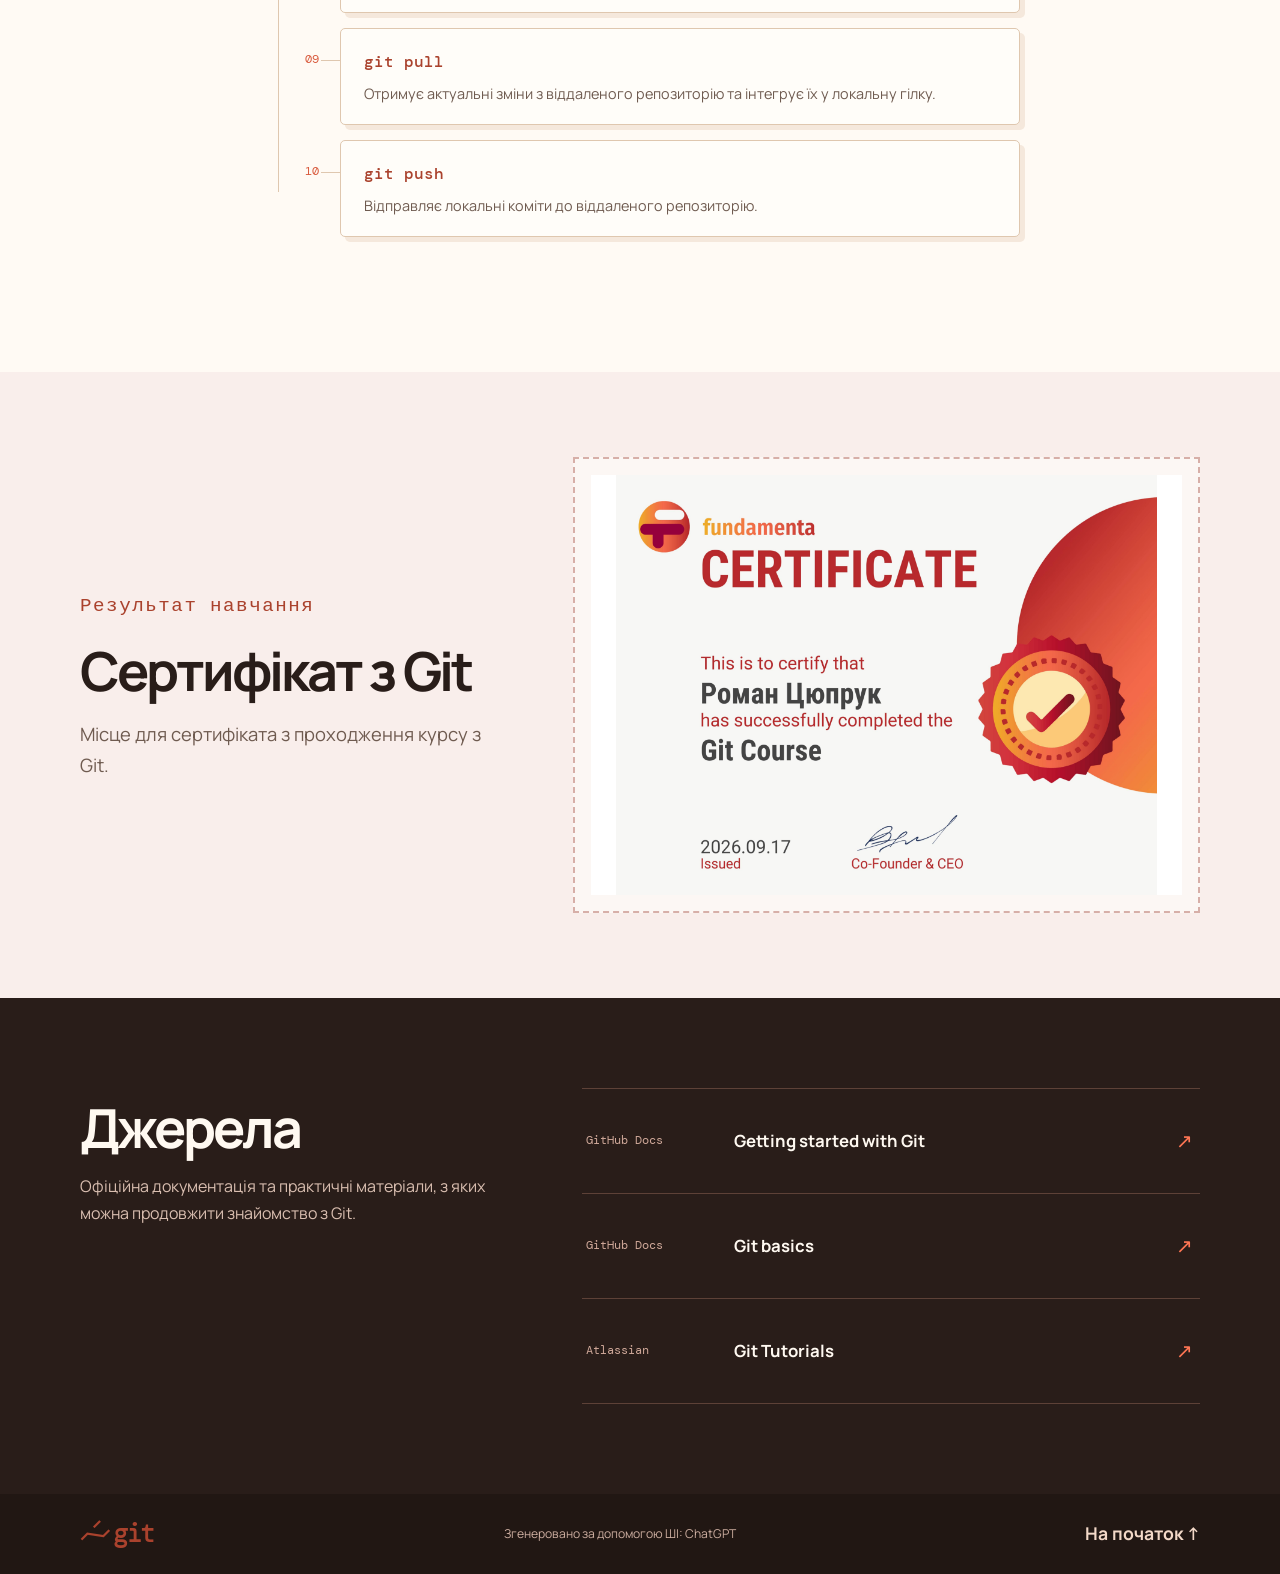
<file: git_page.html>
<!doctype html>
<html lang="uk">
  <head>
    <meta charset="UTF-8" />
    <meta name="viewport" content="width=device-width, initial-scale=1.0" />
    <meta
      name="description"
      content="Коротке знайомство з Git: контроль версій, можливості та базові команди."
    />
    <title>Знайомство з Git</title>
    <link rel="preconnect" href="https://fonts.googleapis.com" />
    <link rel="preconnect" href="https://fonts.gstatic.com" crossorigin />
    <link
      href="https://fonts.googleapis.com/css2?family=DM+Mono:wght@400;500&family=Manrope:wght@400;500;600;700;800&display=swap"
      rel="stylesheet"
    />
    <link rel="stylesheet" href="styles.css" />
  </head>
  <body>
    <header class="hero" id="top">
      <nav class="nav container" aria-label="Основна навігація">
        <a class="brand" href="index.html" aria-label="На головну сторінку"
          ><span class="branch-mark" aria-hidden="true">⌥</span>learn</a
        >
        <div class="nav-links">
          <a href="index.html">Головна</a>
          <a href="#vcs">VCS</a>
          <a href="#advantages">Переваги</a>
          <a href="#commands">Команди</a>
          <a href="#sources">Джерела</a>
        </div>
      </nav>
      <div class="container hero-content">
        <p class="eyebrow">Короткий навчальний довідник</p>
        <h1>Знайомство з <span>Git</span></h1>
        <p class="lead">
          Система контролю версій, що допомагає зберігати історію роботи та
          спокійно розвивати проєкти разом.
        </p>
        <a class="button" href="#vcs"
          >Дізнатись <span aria-hidden="true">↓</span></a
        >
      </div>
      <div class="hero-line" aria-hidden="true"></div>
    </header>

    <main>
      <section class="section container" id="vcs">
        <div class="two-column">
          <div><h2>Системи контролю версій та Git</h2></div>
          <div class="prose">
            <p>
              <strong>Система контролю версій (VCS)</strong> — це програмне
              забезпечення, яке дозволяє відстежувати зміни у файлах проєкту,
              зберігати історію їх редагування та за потреби повертатися до
              попередніх версій.
            </p>
            <p>
              <strong>Git</strong> — це розподілена система контролю версій,
              створена для ефективної роботи з програмними проєктами. Кожен
              розробник має локальну копію репозиторію разом з історією змін,
              тому більшість операцій можна виконувати без постійного
              підключення до сервера.
            </p>
            <p>
              Git часто використовується разом із сервісами для зберігання
              віддалених репозиторіїв, наприклад GitHub, GitLab або Bitbucket.
            </p>
          </div>
        </div>
      </section>

      <section class="section tinted" id="advantages">
        <div class="container">
          <div class="section-heading">
            <h2>Основні можливості та переваги Git</h2>
            <p>
              Git надає розробникам зручні інструменти для керування кодом та
              спільної роботи над проєктами.
            </p>
          </div>
          <div class="benefits">
            <article>
              <b>01</b>
              <h3>Історія змін</h3>
              <p>
                Git зберігає попередні версії проєкту та дозволяє переглядати
                внесені зміни.
              </p>
            </article>
            <article>
              <b>02</b>
              <h3>Гілки</h3>
              <p>
                Можна створювати окремі гілки для нових функцій, не змінюючи
                основну версію.
              </p>
            </article>
            <article>
              <b>03</b>
              <h3>Командна робота</h3>
              <p>
                Декілька розробників можуть одночасно працювати над одним
                проєктом.
              </p>
            </article>
            <article>
              <b>04</b>
              <h3>Локальна робота</h3>
              <p>
                Більшість операцій Git не потребують підключення до Інтернету.
              </p>
            </article>
            <article>
              <b>05</b>
              <h3>Відновлення версій</h3>
              <p>
                За необхідності можна повернутися до попереднього стану проєкту.
              </p>
            </article>
            <article>
              <b>06</b>
              <h3>Швидкість</h3>
              <p>
                Git ефективно працює навіть з великими проєктами та історією
                змін.
              </p>
            </article>
          </div>
        </div>
      </section>

      <section class="section commands-section container" id="commands">
        <div class="section-heading-narrow">
          <h2>10 базових команд Git</h2>
          <p>Невеликий набір команд для початку роботи з репозиторієм.</p>
        </div>
        <ol class="command-tree">
          <li>
            <code>git init</code>
            <p>Створює новий локальний Git-репозиторій у поточній папці.</p>
          </li>
          <li>
            <code>git clone &lt;URL&gt;</code>
            <p>Завантажує існуючий віддалений репозиторій на комп'ютер.</p>
          </li>
          <li>
            <code>git status</code>
            <p>Показує поточний стан репозиторію та список змінених файлів.</p>
          </li>
          <li>
            <code>git add &lt;file&gt;</code>
            <p>
              Додає вибраний файл до області підготовки. Для всіх змін:
              <code>git add .</code>
            </p>
          </li>
          <li>
            <code>git commit -m "message"</code>
            <p>
              Зберігає підготовлені зміни в історії Git разом із коротким
              описом.
            </p>
          </li>
          <li>
            <code>git log</code>
            <p>Показує історію комітів репозиторію.</p>
          </li>
          <li>
            <code>git branch</code>
            <p>
              Показує список гілок. <code>git branch &lt;name&gt;</code> створює
              нову гілку.
            </p>
          </li>
          <li>
            <code>git switch &lt;branch&gt;</code>
            <p>Перемикає користувача на іншу гілку.</p>
          </li>
          <li>
            <code>git pull</code>
            <p>
              Отримує актуальні зміни з віддаленого репозиторію та інтегрує їх у
              локальну гілку.
            </p>
          </li>
          <li>
            <code>git push</code>
            <p>Відправляє локальні коміти до віддаленого репозиторію.</p>
          </li>
        </ol>
      </section>

      <section class="certificate-section">
        <div class="container">
          <div class="certificate-copy">
            <p class="eyebrow">Результат навчання</p>
            <h2>Сертифікат з Git</h2>
            <p>Місце для сертифіката з проходження курсу з Git.</p>
          </div>
          <div class="single-certificate certificate-ready">
            <img class="certificate-image" src="assets/git-certificate.png" alt="Сертифікат про проходження курсу Git" />
          </div>
        </div>
      </section>
      <section class="sources" id="sources">
        <div class="container sources-inner">
          <div>
            <h2>Джерела</h2>
            <p>
              Офіційна документація та практичні матеріали, з яких можна
              продовжити знайомство з Git.
            </p>
          </div>
          <ol class="source-list">
            <li>
              <a
                href="https://docs.github.com/en/get-started/learning-to-code/getting-started-with-git"
                target="_blank"
                rel="noreferrer"
                ><span>GitHub Docs</span
                ><strong>Getting started with Git</strong><em>↗</em></a
              >
            </li>
            <li>
              <a
                href="https://docs.github.com/en/get-started/git-basics"
                target="_blank"
                rel="noreferrer"
                ><span>GitHub Docs</span><strong>Git basics</strong
                ><em>↗</em></a
              >
            </li>
            <li>
              <a
                href="https://www.atlassian.com/git/tutorials"
                target="_blank"
                rel="noreferrer"
                ><span>Atlassian</span><strong>Git Tutorials</strong
                ><em>↗</em></a
              >
            </li>
          </ol>
        </div>
      </section>
    </main>
    <footer>
      <div class="container">
        <span class="brand"
          ><span class="branch-mark" aria-hidden="true">⌥</span>git</span
        ><span>Згенеровано за допомогою ШІ: ChatGPT</span
        ><a href="#top">На початок ↑</a>
      </div>
    </footer>
  </body>
</html>
</file>
<file: styles.css>
:root {
  --ink: #291d19;
  --muted: #6f5b50;
  --paper: #fffaf4;
  --sand: #f5e7d5;
  --clay: #d95b3e;
  --rust: #aa422d;
  --line: #dfc7af;
  --card: #fffdf9;
}
* {
  box-sizing: border-box;
}
html {
  scroll-behavior: smooth;
}
body {
  margin: 0;
  background: var(--paper);
  color: var(--ink);
  font-family: Manrope, Arial, sans-serif;
  font-size: 16px;
  line-height: 1.7;
}
.container {
  width: min(1120px, calc(100% - 48px));
  margin: auto;
}
.hero {
  background: var(--sand);
  min-height: 540px;
  position: relative;
  overflow: hidden;
}
.nav {
  display: flex;
  justify-content: space-between;
  align-items: center;
  padding: 25px 0;
}
.brand {
  color: var(--rust);
  font-family: "DM Mono", monospace;
  font-size: 1.7rem;
  font-weight: 500;
  text-decoration: none;
  letter-spacing: -0.08em;
}
.branch-mark {
  display: inline-block;
  margin-right: 5px;
  transform: rotate(-45deg);
  font-family: Arial, sans-serif;
  font-size: 1.65rem;
  vertical-align: -2px;
}
.nav-links {
  display: flex;
  gap: 25px;
}
.nav-links a,
footer a {
  color: var(--ink);
  text-decoration: none;
  font-size: 1.1rem;
  font-weight: 700;
}
.nav-links a:hover,
footer a:hover {
  color: var(--clay);
}
.hero-content {
  padding: 93px 0 115px;
  max-width: 1120px;
}
.eyebrow,
.section-label {
  font-family: "DM Mono", monospace;
  font-size: 1.2rem;
  letter-spacing: 0.08em;
  font-weight: 500;
  color: var(--rust);
}
.hero h1 {
  font-size: clamp(3.15rem, 8vw, 6.6rem);
  letter-spacing: -0.075em;
  line-height: 0.98;
  margin: 11px 0 24px;
  max-width: 700px;
}
.hero h1 span {
  color: var(--clay);
}
.lead {
  max-width: 600px;
  color: #583f35;
  font-size: 1.08rem;
  margin: 0 0 32px;
}
.button {
  display: inline-flex;
  gap: 18px;
  align-items: center;
  padding: 13px 20px;
  background: var(--rust);
  color: white;
  text-decoration: none;
  font-weight: 800;
  font-size: 1rem;
  border-radius: 4px;
}
.button:hover {
  background: var(--clay);
}
.hero-line {
  height: 9px;
  background: var(--clay);
  position: absolute;
  bottom: 0;
  width: 100%;
}
.section {
  padding: 104px 0;
}
.section-label {
  display: flex;
  align-items: center;
  gap: 10px;
  margin-bottom: 32px;
}
.section-label span {
  color: var(--clay);
  font-size: 1rem;
}
.section-label i {
  width: 38px;
  height: 1px;
  background: var(--clay);
}
h2 {
  margin: 0;
  font-size: clamp(2rem, 4.2vw, 3.5rem);
  line-height: 1.1;
  letter-spacing: -0.055em;
}
.two-column {
  display: grid;
  grid-template-columns: 0.9fr 1.1fr;
  gap: 90px;
}
.prose {
  color: var(--muted);
}
.prose p:first-child {
  margin-top: 0;
}
strong {
  color: var(--ink);
}
.tinted {
  background: #f8ede1;
}
.section-heading {
  display: flex;
  justify-content: space-between;
  gap: 40px;
  align-items: end;
  margin-bottom: 45px;
}
.section-heading p {
  max-width: 430px;
  margin: 0;
  color: var(--muted);
  font-size: 1.1rem;
  position: relative;
  display: flex;
  align-items: center;
}
.narrow {
  display: block;
}
.narrow p {
  margin-top: 14px;
}
.section-heading-narrow p {
  font-size: 1.2rem;
}
.benefits {
  display: grid;
  grid-template-columns: repeat(3, 1fr);
  border-top: 1px solid var(--line);
  border-left: 1px solid var(--line);
}
.benefits article {
  min-height: 220px;
  padding: 27px;
  background: rgba(255, 253, 249, 0.65);
  border-right: 1px solid var(--line);
  border-bottom: 1px solid var(--line);
}
.benefits b {
  color: var(--clay);
  font-family: "DM Mono", monospace;
  font-size: 0.75rem;
}
.benefits h3 {
  font-size: 1.15rem;
  margin: 28px 0 8px;
  letter-spacing: -0.035em;
}
.benefits p {
  color: var(--muted);
  font-size: 0.9rem;
  line-height: 1.6;
  margin: 0;
}
.commands-section {
  padding-bottom: 120px;
}
.command-tree {
  counter-reset: item;
  list-style: none;
  padding: 0 0 0 80px;
  margin: 55px auto 0;
  max-width: 760px;
  position: relative;
}
.command-tree:before {
  content: "";
  position: absolute;
  left: 18px;
  top: 18px;
  bottom: 45px;
  width: 1px;
  background: var(--line);
}
.command-tree li {
  position: relative;
  counter-increment: item;
  background: var(--card);
  border: 1px solid var(--line);
  border-radius: 5px;
  padding: 19px 23px;
  margin-bottom: 15px;
  box-shadow: 5px 5px 0 #f5e8dc;
}
.command-tree li:before {
  content: counter(item, decimal-leading-zero);
  position: absolute;
  right: calc(100% + 22px);
  top: 20px;
  width: 42px;
  color: var(--clay);
  font-family: "DM Mono", monospace;
  font-size: 0.75rem;
  text-align: right;
}
.command-tree li:after {
  content: "";
  position: absolute;
  right: 100%;
  top: 31px;
  width: 20px;
  height: 1px;
  background: var(--line);
}
code {
  font-family: "DM Mono", monospace;
  color: var(--rust);
  font-size: 0.94em;
}
.command-tree > li > code {
  font-size: 1rem;
  font-weight: 500;
}
.command-tree p {
  color: var(--muted);
  font-size: 0.9rem;
  line-height: 1.6;
  margin: 7px 0 0;
}
.sources {
  background: var(--ink);
  color: #fff9f1;
  padding: 90px 0;
}
.sources h2 {
  margin: 10px 0 16px;
}
.sources p:not(.eyebrow) {
  color: #d9beb0;
  max-width: 420px;
}
.sources-inner {
  display: grid;
  grid-template-columns: 0.8fr 1.2fr;
  gap: 90px;
}
.source-list {
  list-style: none;
  margin: 0;
  padding: 0;
  border-top: 1px solid #5d4137;
}
.source-list li {
  border-bottom: 1px solid #5d4137;
}
.source-list a {
  min-height: 104px;
  display: grid;
  grid-template-columns: 130px 1fr 20px;
  align-items: center;
  gap: 18px;
  color: inherit;
  text-decoration: none;
  padding: 17px 4px;
}
.source-list a:hover strong,
.source-list a:hover em {
  color: #ff8b69;
}
.source-list span {
  color: #d0a99a;
  font-family: "DM Mono", monospace;
  font-size: 0.72rem;
}
.source-list strong {
  color: #fff9f1;
  font-size: 1.05rem;
}
.source-list em {
  color: #ff7654;
  font-style: normal;
  font-size: 1.25rem;
}
footer {
  background: #211713;
  color: #cdaea0;
  font-size: 0.76rem;
}
footer .container {
  min-height: 80px;
  display: flex;
  align-items: center;
  gap: 25px;
  justify-content: space-between;
}
footer a {
  color: #f3d9c8;
}
@media (max-width: 760px) {
  .container {
    width: min(100% - 32px, 1120px);
  }
  .nav-links {
    display: none;
  }
  .hero {
    min-height: auto;
  }
  .hero-content {
    padding: 65px 0 80px;
  }
  .two-column,
  .sources-inner {
    grid-template-columns: 1fr;
    gap: 28px;
  }
  .section {
    padding: 72px 0;
  }
  .section-heading {
    display: block;
  }
  .section-heading p {
    margin-top: 15px;
  }
  .benefits {
    grid-template-columns: 1fr;
  }
  .benefits article {
    min-height: unset;
    padding: 24px;
  }
  .benefits h3 {
    margin-top: 15px;
  }
  .command-tree {
    padding-left: 55px;
  }
  .command-tree li {
    padding: 17px;
  }
  .command-tree li:before {
    right: calc(100% + 12px);
    width: 34px;
  }
  .command-tree li:after {
    width: 10px;
  }
  .command-tree:before {
    left: 9px;
  }
  .source-list a {
    grid-template-columns: 1fr 20px;
    gap: 2px;
  }
  .source-list span {
    grid-column: 1;
  }
  .source-list strong {
    grid-column: 1;
  }
  .source-list em {
    grid-column: 2;
    grid-row: 1 / span 2;
  }
  footer .container {
    min-height: 110px;
    flex-wrap: wrap;
    gap: 10px 20px;
    padding: 20px 0;
  }
}

.home-hero {
  min-height: 570px;
  background: linear-gradient(135deg, #f9e9e5, #f4d9d6);
}

.bash-hero {
  position: relative;
  min-height: 540px;
  overflow: hidden;
  background: linear-gradient(135deg, #f7e7df, #f4ddd2);
}

.bash-hero-content {
  max-width: 1120px;
  padding: 93px 0 115px;
}

.bash-hero h1 span {
  color: #c9796d;
}

.bash-theme {
  --ink: #20252b;
  --muted: #59636e;
  --paper: #f7f8fa;
  --sand: #eef0f3;
  --clay: #5ea8e6;
  --rust: #4c8fc9;
  --line: #d4d9df;
  --card: #fbfcfd;
  background: var(--paper);
}

.bash-theme .bash-hero {
  background: linear-gradient(135deg, #15191f, #242b34);
}

.bash-theme .nav-links a {
  color: #e8f3ff;
}

.bash-theme .nav-links a:hover {
  color: #76c5ff;
}

.bash-theme .brand,
.bash-theme .eyebrow {
  color: #7cc8ff;
}

.bash-theme .bash-hero h1,
.bash-theme .bash-hero .lead {
  color: #f4f9ff;
}

.bash-theme .bash-hero h1 span {
  color: #70c2ff;
}

.bash-theme .button {
  background: #1975bb;
}

.bash-theme .button:hover {
  background: #3f9fdf;
}

.bash-theme .hero-line {
  background: #55b6f3;
}

.bash-theme .tinted,
.bash-theme .script-section {
  background: #eef0f3;
}

.bash-theme .distro-grid article,
.bash-theme .cli-grid article {
  border-color: #b9d4ee;
  background: #ffffff;
}

.bash-theme .distro-grid b,
.bash-theme .cli-grid code {
  color: #168cff;
}

.bash-theme .cli-grid code {
  display: block;
  color: #7cc8ff;
  font-size: 1.4rem;
  font-weight: 700;
}

.bash-theme .cli-grid code::before {
  margin-right: 8px;
  color: #53b5f0;
  content: ">";
}

.bash-theme .cli-grid code::after {
  margin-top: 12px;
  background: #7cc8ff;
}

.bash-theme .cli-grid p {
  margin-top: 12px;
  color: #dceeff;
  font-size: 1.02rem;
  line-height: 1.45;
}

.bash-theme .cli-grid article {
  min-height: 0;
  padding: 22px 28px;
  border: 1px solid #0b3774;
  border-radius: 18px;
  background: linear-gradient(135deg, #061f4b, #0b3774);
  box-shadow: 5px 5px 0 #303944;
}

.bash-theme .command-example {
  display: grid;
  gap: 4px;
  margin-top: 18px;
  padding: 10px 12px;
  border-left: 2px solid #72bfff;
  background: rgba(0, 0, 0, 0.18);
  color: #c8d4e0;
  font-family: "DM Mono", monospace;
  font-size: 0.75rem;
  line-height: 1.45;
}

.bash-theme .command-example span:first-child {
  color: #8bcbff;
}

.bash-theme .cli-grid {
  position: relative;
  isolation: isolate;
  grid-template-columns: 1fr;
  gap: 22px;
  max-width: 760px;
  margin: 0 auto;
  padding: 12px 0;
}

.bash-theme .cli-grid::before {
  position: absolute;
  z-index: 0;
  top: 48px;
  bottom: 48px;
  left: 50%;
  width: 10px;
  border-radius: 999px;
  background: #7cc8ff;
  content: "";
}

.bash-theme .cli-grid article:nth-child(odd) {
  width: 43%;
  justify-self: start;
}

.bash-theme .cli-grid article:nth-child(even) {
  width: 43%;
  justify-self: end;
}

.bash-theme .cli-grid article::after {
  position: absolute;
  z-index: 0;
  top: 50%;
  width: var(--connector-length, 0px);
  height: 24px;
  border-top: 3px solid #7cc8ff;
  content: "";
}

.bash-theme .cli-grid article {
  position: relative;
  z-index: 1;
}

.bash-theme .cli-grid article:nth-child(odd)::after {
  right: calc(var(--connector-length, 0px) * -1);
  border-right: 3px solid #7cc8ff;
  border-radius: 0 24px 0 0;
}

.bash-theme .cli-grid article:nth-child(even)::after {
  left: calc(var(--connector-length, 0px) * -1);
  border-left: 3px solid #7cc8ff;
  border-radius: 24px 0 0 0;
}

.bash-theme .terminal-window {
  border-color: #394451;
  background: #151a20;
  box-shadow: 8px 8px 0 #303944;
}

.bash-theme .terminal-bar {
  background: #272e38;
}

.bash-theme .terminal-bar span {
  background: #54b5f0;
}

.bash-theme .terminal-bar span:nth-child(2) {
  background: #88d0ff;
}

.bash-theme .terminal-bar span:nth-child(3) {
  background: #c3e7ff;
}

.bash-theme .terminal-window pre {
  color: #e5f4ff;
}

.bash-theme .sources {
  background: #15191f;
}

.bash-theme .source-list,
.bash-theme .source-list li {
  border-color: #315b8e;
}

.bash-theme .source-list a:hover strong,
.bash-theme .source-list a:hover em {
  color: #7cc8ff;
}

.bash-theme footer {
  background: #101318;
  color: #aab5c3;
}

.bash-theme footer a {
  color: #dceeff;
}

.bash-theme .distro-grid article {
  border-color: #d4d9df;
  background: #fbfcfd;
}

.bash-theme .distro-grid b {
  color: #82c8ff;
}

.bash-theme .distro-card-header {
  display: flex;
  align-items: center;
  gap: 12px;
}

.bash-theme .distro-logo {
  width: 42px;
  height: 42px;
  flex: 0 0 42px;
  color: #72bfff;
}

.interactive-terminal-section {
  background: #eef0f3;
}

.interactive-terminal {
  overflow: hidden;
  max-width: 900px;
  margin: 42px auto 0;
  border: 1px solid #3c4653;
  border-radius: 14px;
  background: #12161b;
  box-shadow: 8px 8px 0 #303944;
  color: #dceeff;
  font-family: "DM Mono", monospace;
}

.interactive-terminal .terminal-bar {
  border-bottom: 1px solid #3c4653;
  background: #272e38;
}

.terminal-output {
  min-height: 260px;
  max-height: 420px;
  overflow-y: auto;
  padding: 24px;
  font-size: 0.9rem;
  line-height: 1.65;
  white-space: pre-wrap;
}

.terminal-output p {
  margin: 0;
}

.terminal-output .terminal-command {
  color: #8bcbff;
}

.terminal-output .terminal-error {
  color: #ffaaa0;
}

.terminal-input-row {
  display: flex;
  gap: 10px;
  padding: 16px 24px;
  border-top: 1px solid #3c4653;
  background: #181d23;
}

.terminal-input-row label {
  flex: 0 0 auto;
  color: #72bfff;
  font-size: 0.9rem;
}

.terminal-input-row input {
  min-width: 0;
  flex: 1;
  border: 0;
  outline: 0;
  background: transparent;
  color: #f1f5f9;
  font: inherit;
}

.home-hero-content {
  max-width: 1120px;
  padding: 105px 0 130px;
}

.home-hero h1 {
  max-width: 850px;
}

.home-intro {
  display: grid;
  grid-template-columns: 0.9fr 1.1fr;
  gap: 70px;
  align-items: end;
  margin-bottom: 50px;
}

.home-intro p:last-child {
  margin: 0;
  color: var(--muted);
  font-size: 1.15rem;
}

.topic-grid,
.certificate-grid {
  display: grid;
  grid-template-columns: repeat(3, 1fr);
  gap: 18px;
}

.topic-card {
  display: flex;
  min-height: 270px;
  flex-direction: column;
  padding: 28px;
  border: 1px solid #e3c5c0;
  background: #fffdfb;
  color: inherit;
  text-decoration: none;
}

.topic-card span,
.certificate-placeholder span,
.single-certificate span {
  color: #c9796d;
  font-family: "DM Mono", monospace;
  font-size: 0.9rem;
}

.topic-card h3 {
  margin: 28px 0 9px;
  font-size: 1.55rem;
}

.topic-card p {
  margin: 0;
  color: var(--muted);
  font-size: 1rem;
  line-height: 1.6;
}

.topic-card strong {
  margin-top: auto;
  padding-top: 22px;
  color: var(--rust);
  font-size: 1rem;
}

.topic-card em {
  margin-left: 6px;
  font-size: 1.2rem;
  font-style: normal;
}

.topic-card.available:hover {
  border-color: #c9796d;
  box-shadow: 6px 6px 0 #f2ddd8;
}

.topic-card.pending {
  background: #fdf6f4;
}

.distro-grid,
.cli-grid {
  display: grid;
  grid-template-columns: repeat(3, 1fr);
  gap: 16px;
}

.distro-grid article,
.cli-grid article {
  min-height: 160px;
  padding: 24px;
  border: 1px solid var(--line);
  background: rgba(255, 253, 251, 0.72);
}

.distro-grid b {
  color: var(--rust);
  font-family: "DM Mono", monospace;
  font-size: 1.1rem;
}

.distro-grid p,
.cli-grid p {
  margin: 14px 0 0;
  color: var(--muted);
  font-size: 1rem;
  line-height: 1.6;
}

.cli-grid article {
  min-height: 145px;
  border-radius: 5px;
  box-shadow: 4px 4px 0 #f4e4df;
}

.cli-grid code {
  display: inline-block;
  color: var(--rust);
  font-size: 1.05rem;
  font-weight: 500;
}

.cli-grid code::after {
  display: block;
  width: 100%;
  height: 1px;
  margin-top: 12px;
  background: var(--line);
  content: "";
}

.bash-theme .cli-grid code::after {
  background: #b9d4ee;
}

.script-section {
  background: #f8eeea;
}

.script-layout {
  display: grid;
  grid-template-columns: 0.8fr 1.2fr;
  gap: 70px;
  align-items: center;
}

.script-layout > div > p:last-child {
  color: var(--muted);
  font-size: 1.1rem;
}

.terminal-window {
  overflow: hidden;
  border: 1px solid #4b3029;
  border-radius: 8px;
  background: #2b1d19;
  box-shadow: 8px 8px 0 #e3c5bf;
}

.terminal-bar {
  display: flex;
  gap: 7px;
  align-items: center;
  min-height: 40px;
  padding: 0 14px;
  background: #3d2923;
}

.terminal-bar span {
  width: 10px;
  height: 10px;
  border-radius: 50%;
  background: #dc866f;
}

.terminal-bar span:nth-child(2) {
  background: #e7b582;
}

.terminal-bar span:nth-child(3) {
  background: #d5c595;
}

.terminal-bar b {
  margin-left: 8px;
  color: #f6dfd6;
  font-family: "DM Mono", monospace;
  font-size: 0.85rem;
  font-weight: 400;
}

.terminal-window pre {
  overflow-x: auto;
  margin: 0;
  padding: 25px;
  color: #fae7df;
  font-size: 0.95rem;
  line-height: 1.7;
}

.terminal-window code {
  color: inherit;
  font-family: "DM Mono", monospace;
}

.certificates,
.certificate-section {
  background: #f9eeeb;
}

.certificate-lead {
  max-width: 610px;
  margin: 15px 0 42px;
  color: var(--muted);
  font-size: 1.15rem;
}

.certificate-placeholder,
.single-certificate {
  display: flex;
  min-height: 210px;
  flex-direction: column;
  align-items: center;
  justify-content: center;
  border: 2px dashed #d7afa8;
  background: rgba(255, 253, 251, 0.6);
  text-align: center;
}

.certificate-card {
  display: flex;
  min-height: 210px;
  flex-direction: column;
  padding: 14px;
  border: 2px solid #d7afa8;
  background: rgba(255, 253, 251, 0.78);
}

.certificate-ready {
  overflow: hidden;
}

.certificate-image {
  display: block;
  width: 100%;
  margin-top: 8px;
  aspect-ratio: 1.29;
  object-fit: contain;
  background: #ffffff;
}

.certificate-placeholder p,
.single-certificate p {
  margin: 12px 20px 0;
  color: var(--muted);
  font-size: 1rem;
}

.certificate-section {
  padding: 85px 0;
}

.certificate-section .container {
  display: grid;
  grid-template-columns: 0.8fr 1.2fr;
  gap: 75px;
  align-items: center;
}

.certificate-copy p:last-child {
  color: var(--muted);
  font-size: 1.15rem;
}

.single-certificate {
  min-height: 300px;
}

.single-certificate.certificate-ready {
  align-items: stretch;
  padding: 16px;
}

.single-certificate .certificate-image {
  height: auto;
  max-height: 420px;
  margin-top: 0;
}

@media (max-width: 760px) {
  .home-hero {
    min-height: auto;
  }

  .home-hero-content {
    padding: 65px 0 80px;
  }

  .home-intro,
  .topic-grid,
  .certificate-grid,
  .certificate-section .container,
  .distro-grid,
  .cli-grid,
  .script-layout {
    grid-template-columns: 1fr;
    gap: 28px;
  }

  .bash-hero {
    min-height: auto;
  }

  .bash-hero-content {
    padding: 65px 0 80px;
  }

  .bash-theme .cli-grid article:nth-child(odd),
  .bash-theme .cli-grid article:nth-child(even) {
    width: 100%;
  }

  .bash-theme .cli-grid {
    padding-left: 30px;
  }

  .bash-theme .cli-grid::before {
    top: 44px;
    bottom: 44px;
    left: 9px;
  }

  .bash-theme .cli-grid article::after {
    top: 50%;
    width: 21px;
    height: 0;
    border: 0;
    border-top: 3px solid #7cc8ff;
    border-radius: 0;
  }

  .bash-theme .cli-grid article:nth-child(odd)::after,
  .bash-theme .cli-grid article:nth-child(even)::after {
    right: auto;
    left: -21px;
  }
}
</file>
